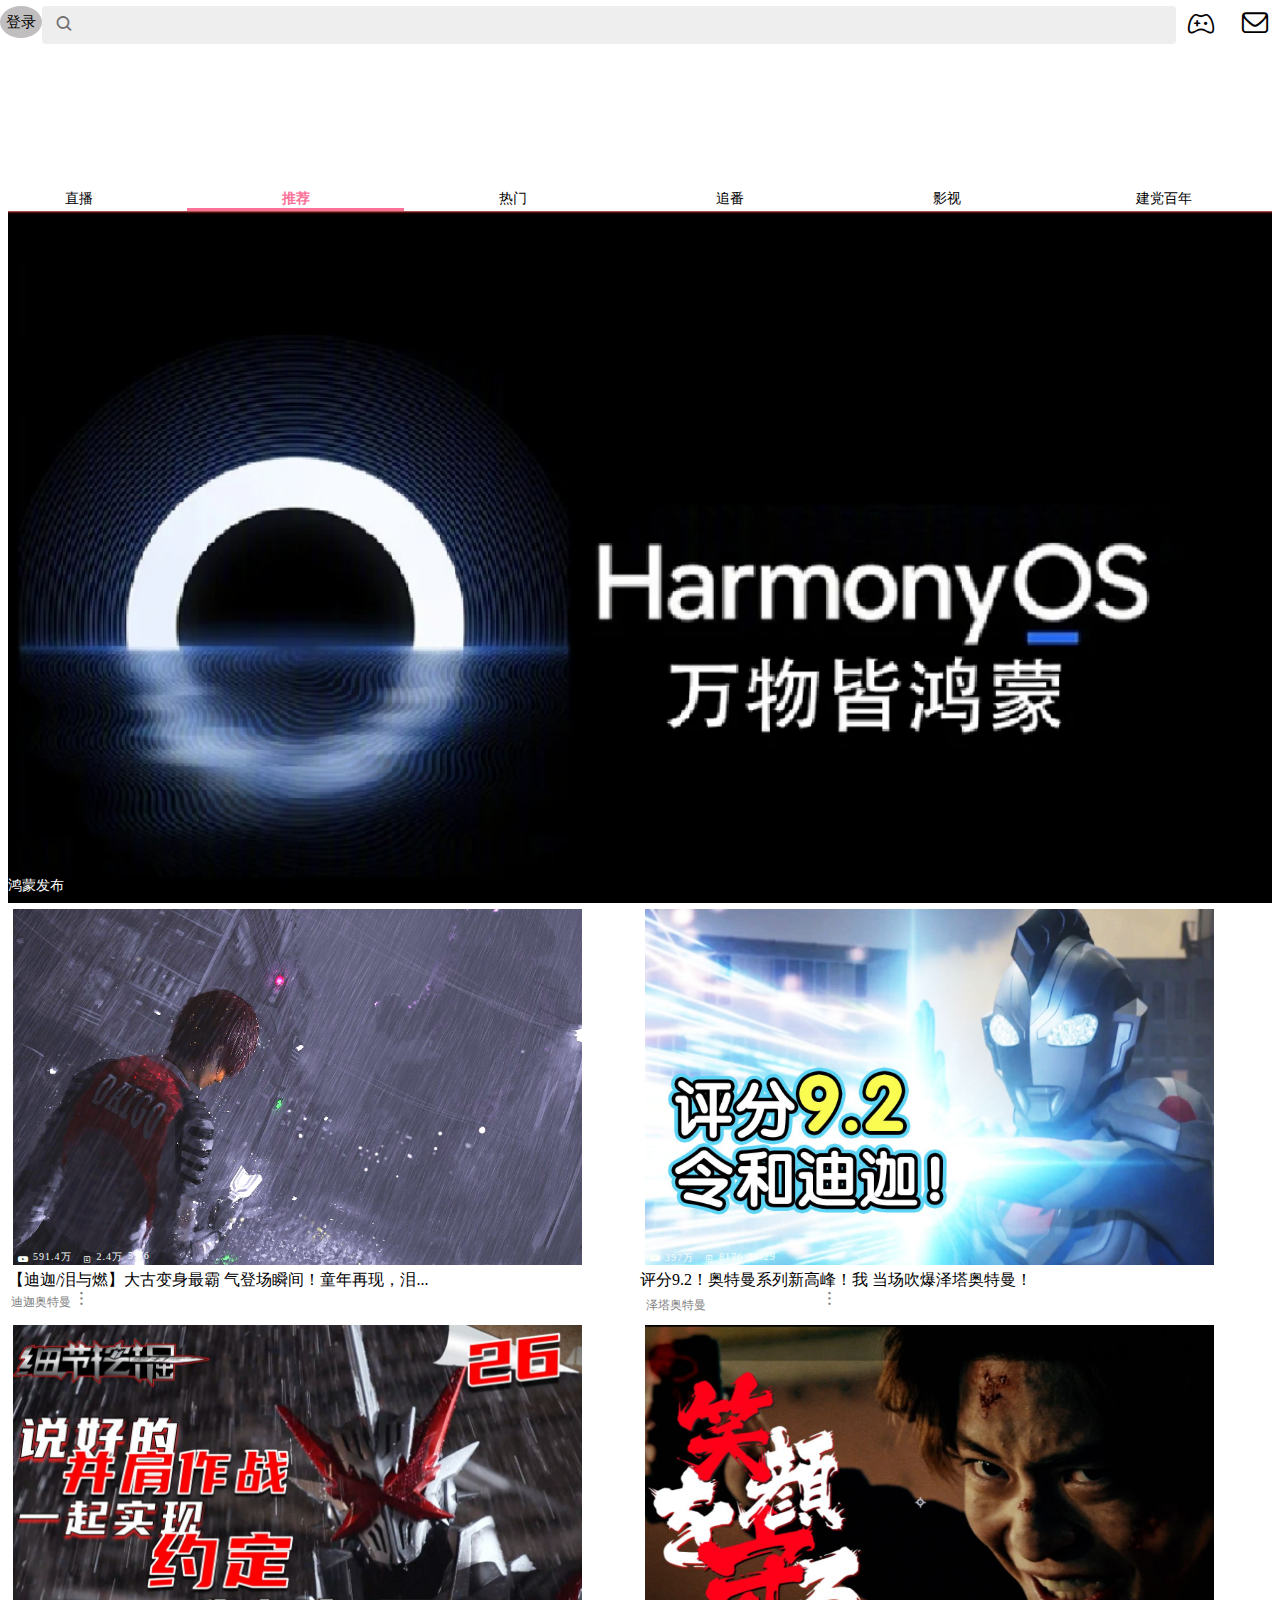
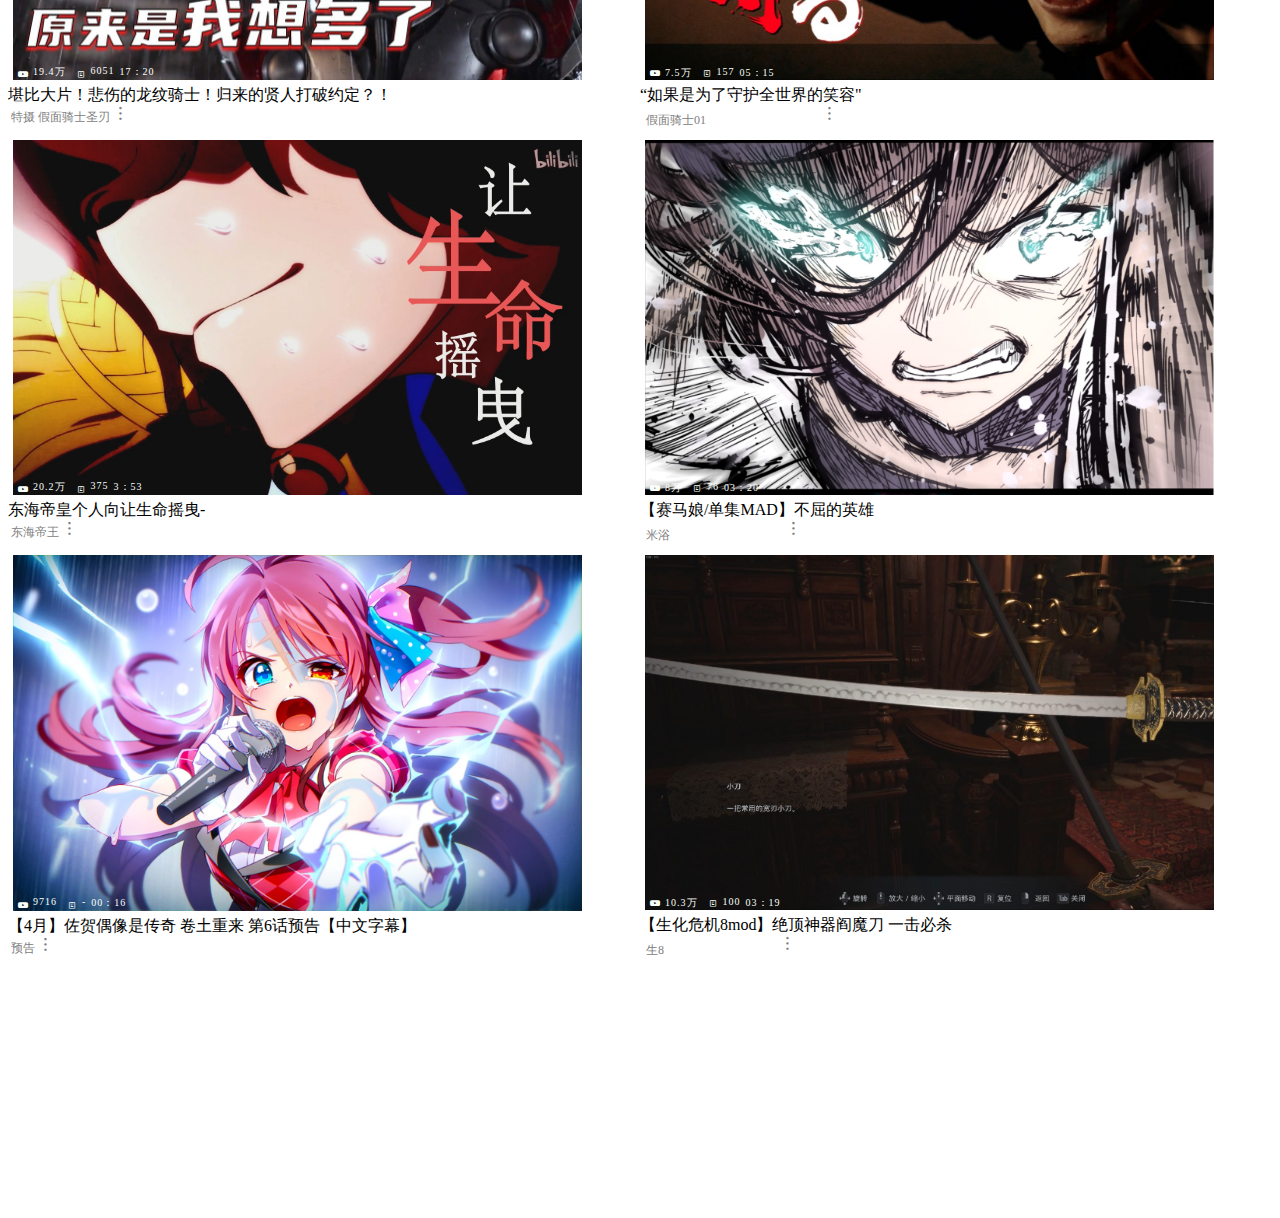
<file: index.html>
<!DOCTYPE html>
<html lang="en">

<head>
    <meta charset="UTF-8">
    <meta name="viewport"
        content="width=device-width, initial-scale=1.0, maximum-scale=1.0, user-scalable=0, shrink-to-fit=no, viewport-fit=cover">
    <title>20201260612-姜霆-哔哩哔哩</title>
    <link rel="stylesheet" href="./css/pulbic.css">
    <link rel="stylesheet" href="font1/iconfont.css">
    <link rel="stylesheet" href="./css/index.css">
    <link rel="stylesheet" href="./css/swiper-bundle.min.css">
</head>

<body>
    <div id="head">
        <div class="login">
            <p><a href="./login.html">登录</a></p>
        </div>
        <div class="sousuo">
            <a href="./sousuo.html"><span class="iconfont icon-sousuo"></span></a>
            <input type="text" placeholder="">
        </div>
        <div class="stext">
            <span class="iconfont icon-youxi"></span>
            <span class="iconfont icon-xinxi"></span>
        </div>
    </div>
    </div>
    <div id="daohang">
        <ul>
            <li>
                <a href="#">直播</a>
            </li>
            <li>
                <a href="#">
                    <h4>推荐</h4>
                </a>

            </li>
            <li>
                <a href="./hot.html">热门</a>
            </li>
            <li>
                <a href="#">追番</a>
            </li>
            <li>
                <a href="#">影视</a>
            </li>
            <li>
                <a href="#">建党百年</a>
            </li>
        </ul>
    </div>
    <div class="swiper-container" id="s2">
        <div class="swiper-wrapper">
            <div class="swiper-slide">
                <a href="#">
                <img src="./images/zhuye1.jpg">
                <p>鸿蒙发布</p>
            </a>
            </div>
            <div class="swiper-slide">
                <a href="#">
                    <img src="./images/zhuye2.jpg">
                    <p>距全平台公测还有4天</p>
                </a>
            </div>
            <div class="swiper-slide">
                <a href="#">
                    <img src="./images/zhuye3.jpg">
                    <p>高度还原投稿</p>
                </a>
            </div>
            </div>
    </div>
    <div class="waiwei">
        <div class="quanbu">
            <div class="baohan">
                <div class="tupian">
                    <a href="./play.html"><img src="./images/video1.jpg"></a>
                    <div class="neibu">
                        <span class="iconfont icon-bofang"></span>
                        <p>
                            591.4万
                        </p>
                        <span class="iconfont icon-danmu"></span>
                        <p>2.4万</p>
                        <p>5:36</p>
                    </div>
                </div>
                <div class="wenzi">
                    <p>【迪迦/泪与燃】大古变身最霸
                        气登场瞬间！童年再现，泪...</p>
                    <div class="tiga">
                        <p>迪迦奥特曼</p>
                        <div class="slh">
                            <span class="iconfont icon-more"></span>
                        </div>
                    </div>
                </div>
            </div>
            <div class="baohan">
                <div class="tupian2">
                    <a href="./play2.html"><img src="./images/video2.jpg"></a>
                    <div class="neibu2">
                        <span class="iconfont icon-bofang"></span>
                        <p>397万
                        </p>
                        <span class="iconfont icon-danmu"></span>
                        <p>8176</p>
                        <p>10:29</p>
                    </div>
                </div>
                <div class="wenzi2">
                    <p>评分9.2！奥特曼系列新高峰！我
                        当场吹爆泽塔奥特曼！</p>
                    <div class="zeta">
                        <p>泽塔奥特曼</p>
                        <div class="slh2">
                            <span class="iconfont icon-more"></span>
                        </div>
                    </div>
                </div>
            </div>
        </div>

        <div class="quanbu">
            <div class="baohan">
                <div class="tupian">
                    <a href="./play3.html"><img src="./images/video3.jpg"></a>
                    <div class="neibu">
                        <span class="iconfont icon-bofang"></span>
                        <p>
                            19.4万
                        </p>
                        <span class="iconfont icon-danmu"></span>
                        <p>6051</p>
                        <p>17：20</p>
                    </div>
                </div>
                <div class="wenzi">
                    <p>堪比大片！悲伤的龙纹骑士！归来的贤人打破约定？！</p>
                    <div class="tiga">
                        <p>特摄 假面骑士圣刃</p>
                        <div class="slh">
                            <span class="iconfont icon-more"></span>
                        </div>
                    </div>
                </div>
            </div>
            <div class="baohan">
                <div class="tupian2">
                    <a href=""><img src="./images/video4.jpg"></a>
                    <div class="neibu2">
                        <span class="iconfont icon-bofang"></span>
                        <p>7.5万
                        </p>
                        <span class="iconfont icon-danmu"></span>
                        <p>157</p>
                        <p>05：15</p>
                    </div>
                </div>
                <div class="wenzi2">
                    <p>“如果是为了守护全世界的笑容"</p>

                    <div class="zeta">
                        <p>假面骑士01</p>
                        <div class="slh2">
                            <span class="iconfont icon-more"></span>
                        </div>
                    </div>
                </div>
            </div>



        </div>
        <div class="quanbu">
            <div class="baohan">
                <div class="tupian">
                    <a href=""><img src="./images/video5.jpg"></a>
                    <div class="neibu">
                        <span class="iconfont icon-bofang"></span>
                        <p>
                            20.2万
                        </p>
                        <span class="iconfont icon-danmu"></span>
                        <p>375</p>
                        <p>3：53</p>
                    </div>
                </div>
                <div class="wenzi">
                    <p>东海帝皇个人向让生命摇曳-</p>
                    <div class="tiga">
                        <p>东海帝王</p>
                        <div class="slh">
                            <span class="iconfont icon-more"></span>
                        </div>
                    </div>
                </div>
            </div>
            <div class="baohan">
                <div class="tupian2">
                    <a href=""><img src="./images/video6.jpg"></a>
                    <div class="neibu2">
                        <span class="iconfont icon-bofang"></span>
                        <p>8万
                        </p>
                        <span class="iconfont icon-danmu"></span>
                        <p>76</p>
                        <p>03：20</p>
                    </div>
                </div>
                <div class="wenzi2">
                    <p>【赛马娘/单集MAD】不屈的英雄</p>
                    <div class="zeta">
                        <p>米浴</p>
                        <div class="slh2">
                            <span class="iconfont icon-more"></span>
                        </div>
                    </div>
                </div>
            </div>



        </div>
        <div class="quanbu">
            <div class="baohan">
                <div class="tupian">
                    <a href=""><img src="./images/video7.png"></a>
                    <div class="neibu">
                        <span class="iconfont icon-bofang"></span>
                        <p>
                            9716
                        </p>
                        <span class="iconfont icon-danmu"></span>
                        <p>-</p>
                        <p>00：16</p>
                    </div>
                </div>
                <div class="wenzi">
                    <p>【4月】佐贺偶像是传奇 卷土重来 第6话预告【中文字幕】</p>

                    <div class="tiga">
                        <p>预告</p>
                        <div class="slh">
                            <span class="iconfont icon-more"></span>
                        </div>
                    </div>
                </div>
            </div>
            <div class="baohan">
                <div class="tupian2">
                    <a href=""><img src="./images/video8.jpg"></a>
                    <div class="neibu2">
                        <span class="iconfont icon-bofang"></span>
                        <p>10.3万
                        </p>
                        <span class="iconfont icon-danmu"></span>
                        <p>100</p>
                        <p>03：19</p>
                    </div>
                </div>
                <div class="wenzi2">
                    <p>【生化危机8mod】绝顶神器阎魔刀 一击必杀</p>

                    <div class="zeta">
                        <p>生8</p>
                        <div class="slh2">
                            <span class="iconfont icon-more"></span>
                        </div>
                    </div>
                </div>
            </div>



        </div>
    </div>

    <nav id="bnav">
        <ul>

            <li>
                <span class="iconfont icon-index"></span>
                <a href="#">首页</a></li>

            <li>
                <span class="iconfont icon-pindao"></span>
                <a href="#">频道</a></li>

            <li>
                <span class="iconfont icon-dongtai"></span>
                <a href="#">动态</a></li>

            <li>
                <span class="iconfont icon-huiyuangou1"></span>
                <a href="#">会员购</a></li>

            <li>
                <span class="iconfont icon-wodebl"></span>
                <a href="#">我的</a></li>
        </ul>
    </nav>
    <script src="./js/swiper-bundle.min.js"></script>
    <script>
        var swiper = new Swiper('#s2', {
            slidesPerView: 1,
            spaceBetween: 8,
            autoplay: {
                delay: 1500,
                disableOnInteraction: false,
            },
        });
    </script>
</body>

</html>
</file>
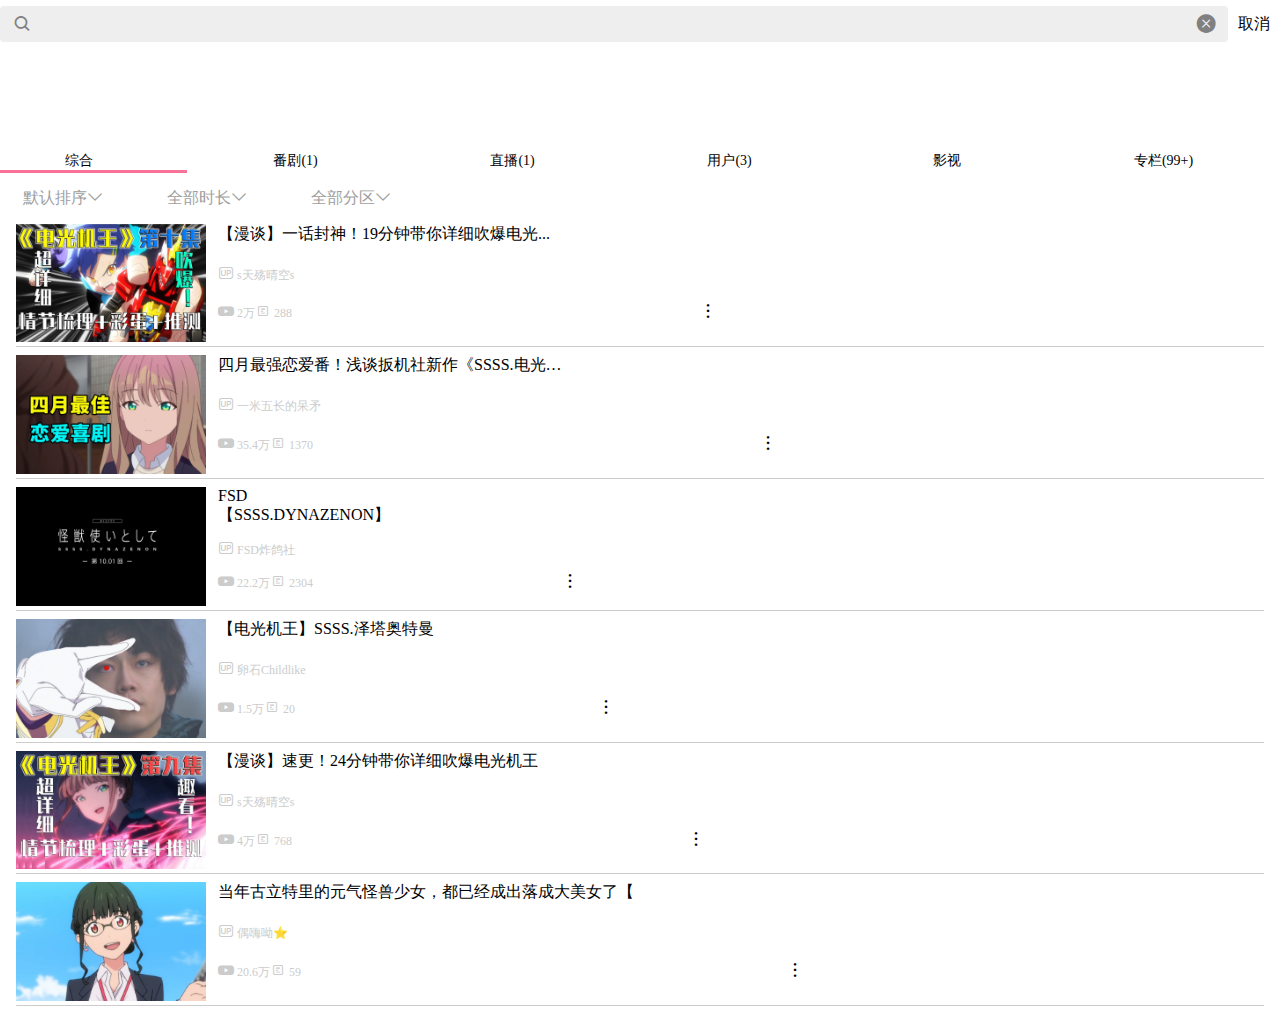
<file: dynazenon.html>
<!DOCTYPE html>

<html lang="en">
<head>
    <meta charset="UTF-8">
    <meta http-equiv="X-UA-Compatible" content="IE=edge">
    <meta name="viewport"
    content="width=device-width, initial-scale=1.0, maximum-scale=1.0, user-scalable=0, shrink-to-fit=no, viewport-fit=cover">
    <title>dynazenon</title>
    <link rel="stylesheet" href="./css/dynazenon.css">
    <link rel="stylesheet" href="./font1/iconfont.css">
    <link rel="stylesheet" href="./css/pulbic.css">
</head>
<body>
    <div id="head">
        <div class="sousuo">
            <span class="iconfont icon-sousuo"></span>
            <input type="text" placeholder=""><span class="iconfont icon-shanchu"></span>
        </div>
        <div class="stext"><a href="./index.html">取消</a></div>
    </div>
    <div id="daohang">
        <ul>
            <li>
                <a href="#">综合</a>
            </li>
            <li>
                <a href="#">番剧(1)</a>

            </li>
            <li>
                <a href="#">直播(1)</a>
            </li>
            <li>
                <a href="#">用户(3)</a>
            </li>
            <li>
                <a href="#">影视</a>
            </li>
            <li>
                <a href="#">专栏(99+)</a>
            </li>
        </ul>
    </div>
    <div class="daohangxia">
    <a href="#">默认排序<span class="iconfont icon-arrow-down"></span></a>
    <a href="#">全部时长<span class="iconfont icon-arrow-down"></span></a>
    <a href="#">全部分区<span class="iconfont icon-arrow-down"></span></a>
    </div>
    <ul class="zlist">
        <li>
           <a href="#">
               <img src="./images/dynazenon1.jpg">
           </a>
           <div class="ztext">
            【漫谈】一话封神！19分钟带你详细吹爆电光...
                <span class="author">
               <span class="iconfont icon-UPzhu"></span>
                s天殇晴空s</span>
                <span class="author1">
               <span class="iconfont icon-bofang"></span>
               2万
               </span>
               <span class="author1">
               <span class="iconfont icon-danmu"></span>
               288
               </span>
               <span class="author2">
               <span class="iconfont icon-more"></span>
              </span>
           </div>
       </li>
       <li>
        <a href="#">
            <img src="./images/dynazenon2.jpg">
        </a>
        <div class="ztext">
            四月最强恋爱番！浅谈扳机社新作《SSSS.电光…
           <span class="author">
          <span class="iconfont icon-UPzhu"></span>
          一米五长的呆矛</span>
           <span class="author1">
          <span class="iconfont icon-bofang"></span>
          35.4万
          </span>
          <span class="author1">
          <span class="iconfont icon-danmu"></span>
          1370
          </span>
          <span class="author2">
          <span class="iconfont icon-more"></span>
         </span>
      </div>
    </li>
    <li>
      <a href="#">
          <img src="./images/dynazenon3.jpg">
      </a>
      <div class="ztext">
          FSD
          <br>
        【SSSS.DYNAZENON】
         <span class="author">
        <span class="iconfont icon-UPzhu"></span>
         FSD炸鸽社</span>
         <span class="author1">
        <span class="iconfont icon-bofang"></span>
        22.2万
        </span>
        <span class="author1">
        <span class="iconfont icon-danmu"></span>
        2304
        </span>
        <span class="author2">
        <span class="iconfont icon-more"></span>
       </span>
    </div>
  </li>
  <li>
    <a href="#">
        <img src="./images/dynazenon4.jpg">
    </a>
    <div class="ztext">
        【电光机王】SSSS.泽塔奥特曼
       <span class="author">
      <span class="iconfont icon-UPzhu"></span>
       卵石Childlike</span>
       <span class="author1">
      <span class="iconfont icon-bofang"></span>
      1.5万
      </span>
      <span class="author1">
      <span class="iconfont icon-danmu"></span>
      20
      </span>
      <span class="author2">
      <span class="iconfont icon-more"></span>
     </span>
  </div>
  </li>
  <li>
    <a href="#">
        <img src="./images/dynazenon5.jpg">
    </a>
    <div class="ztext">
        【漫谈】速更！24分钟带你详细吹爆电光机王
       <span class="author">
      <span class="iconfont icon-UPzhu"></span>
      s天殇晴空s</span>
       <span class="author1">
      <span class="iconfont icon-bofang"></span>
      4万
      </span>
      <span class="author1">
      <span class="iconfont icon-danmu"></span>
      768
      </span>
      <span class="author2">
      <span class="iconfont icon-more"></span>
     </span>
  </div>
  </li>
  <li>
    <a href="#">
        <img src="./images/dynazenon6.jpg">
    </a>
    <div class="ztext">
        当年古立特里的元气怪兽少女，都已经成出落成大美女了【
       <span class="author">
      <span class="iconfont icon-UPzhu"></span>
       偶嗨呦⭐</span>
       <span class="author1">
      <span class="iconfont icon-bofang"></span>
      20.6万
      </span>
      <span class="author1">
      <span class="iconfont icon-danmu"></span>
      59
      </span>
      <span class="author2">
      <span class="iconfont icon-more"></span>
     </span>
  </div>
  </li>
       </ul>
</body>
</html>
</file>
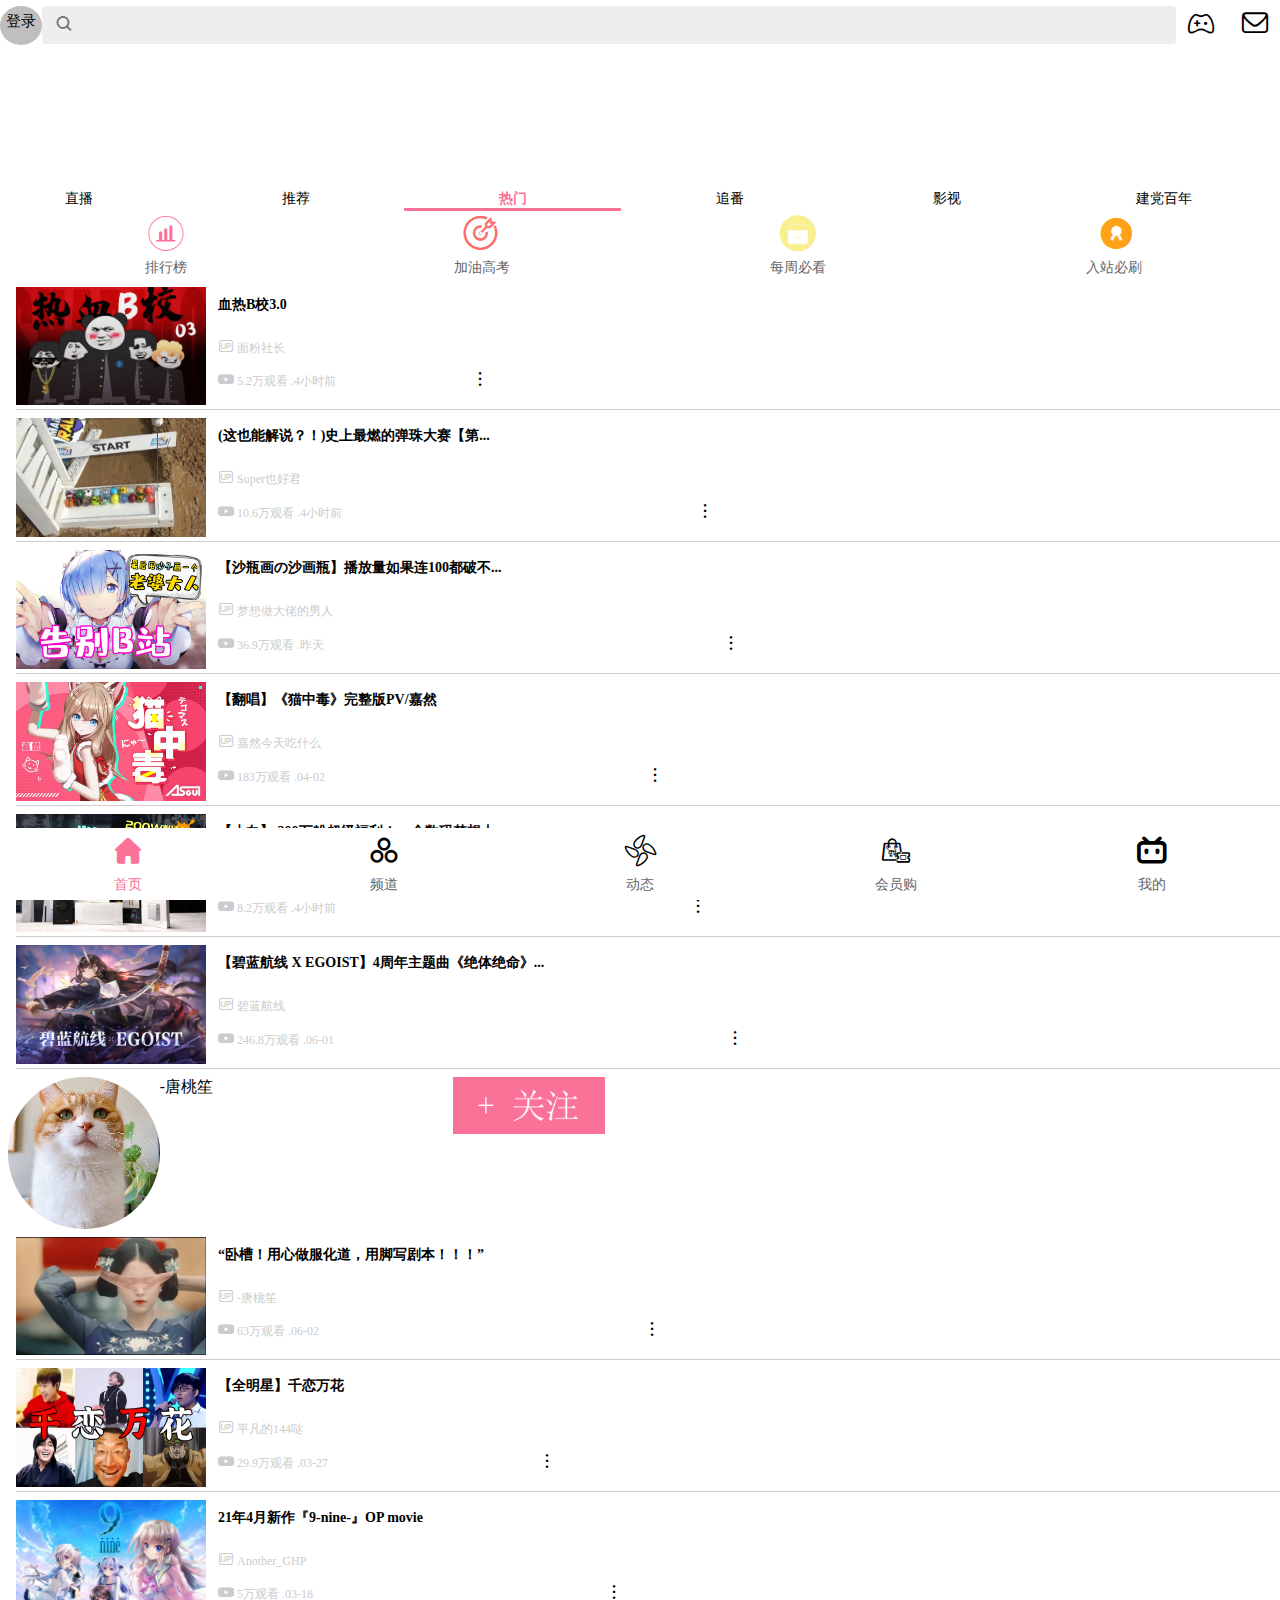
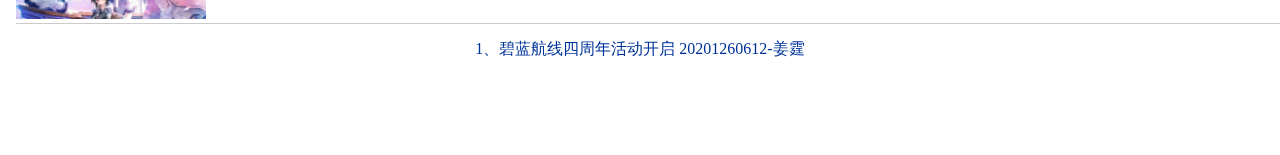
<file: hot.html>
<!DOCTYPE html>
    <html lang="en">
    <head>
        <meta charset="UTF-8">
        <meta name="viewport"
            content="width=device-width, initial-scale=1.0, maximum-scale=1.0, user-scalable=0, shrink-to-fit=no, viewport-fit=cover">
        <title>20201260612-姜霆-哔哩哔哩</title>
        <link rel="stylesheet" href="./css/pulbic.css">
        <link rel="stylesheet" href="font1/iconfont.css">
        <link rel="stylesheet" href="./css/hot.css">
        <link rel="stylesheet" href="./css/swiper-bundle.min.css">
    </head>

    <body>
        <div id="head">
            <div class="login">
                <p><a href="./login.html">登录</a></p>
            </div>
            <div class="sousuo">
                <a href="./sousuo.html"><span class="iconfont icon-sousuo"></span></a>
                <input type="text" placeholder="">
            </div>
            <div class="stext">
                <span class="iconfont icon-youxi"></span>
                <span class="iconfont icon-xinxi"></span>
            </div>
        </div>
        <div id="daohang">
            <ul>
                <li>
                    <a href="#">直播</a>
                </li>
                <li>
                    <a href="./index.html">推荐</a>
                </li>
                <li>
                    <a href="#">
                        <h4>热门</h4>
                    </a>
                </li>
                <li>
                    <a href="#">追番</a>
                </li>
                <li>
                    <a href="#">影视</a>
                </li>
                <li>
                    <a href="#">建党百年</a>
                </li>
            </ul>
        </div>
        <div class="tubiao">
            <ul>

                <li>
                    <span class="iconfont icon-paihangbang1"></span>
                    <a href="#">排行榜</a></li>

                <li>
                    <span class="iconfont icon-gaokaochongci"></span>
                    <a href="#">加油高考</a></li>

                <li>
                    <span class="iconfont icon-meizhoujihua"></span>
                    <a href="#">每周必看</a></li>

                <li>
                    <span class="iconfont icon-jiangzhang1"></span>
                    <a href="#">入站必刷</a></li>
            </ul>
        </div>
        <ul class="zlist">
            <li>
                <a href="#">
                    <img src="./images/hot1.jpg">
                </a>
                <div class="ztext">
                    <h3>血热B校3.0</h3>
                    <span class="author">
                        <span class="iconfont icon-UPzhu"></span>
                        面粉社长</span>
                    <span class="author1">
                        <span class="iconfont icon-bofang"></span>
                        5.2万观看 .4小时前
                    </span>
                    <span class="author2">
                        <span class="iconfont icon-more"></span>
                    </span>
                </div>
            </li>
            <li>
                <a href="#">
                    <img src="./images/hot2.jpg">
                </a>
                <div class="ztext">
                    <h3>(这也能解说？！)史上最燃的弹珠大赛【第...</h3>
                    <span class="author">
                        <span class="iconfont icon-UPzhu"></span>
                        Super也好君</span>
                    <span class="author1">
                        <span class="iconfont icon-bofang"></span>
                        10.6万观看 .4小时前
                    </span>
                    <span class="author2">
                        <span class="iconfont icon-more"></span>
                    </span>
                </div>
            </li>
            <li>
                <a href="#">
                    <img src="./images/hot3.jpg">
                </a>
                <div class="ztext">
                    <h3>【沙瓶画の沙画瓶】播放量如果连100都破不...</h3>
                    <span class="author">
                        <span class="iconfont icon-UPzhu"></span>
                        梦想做大佬的男人</span>
                    <span class="author1">
                        <span class="iconfont icon-bofang"></span>
                        36.9万观看 .昨天
                    </span>
                    <span class="author2">
                        <span class="iconfont icon-more"></span>
                    </span>
                </div>
            </li>
            <li>
                <a href="#">
                    <img src="./images/hot4.jpg">
                </a>
                <div class="ztext">
                    <h3>【翻唱】《猫中毒》完整版PV/嘉然</h3>
                    <span class="author">
                        <span class="iconfont icon-UPzhu"></span>
                        嘉然今天吃什么</span>
                    <span class="author1">
                        <span class="iconfont icon-bofang"></span>
                        183万观看 .04-02
                    </span>
                    <span class="author2">
                        <span class="iconfont icon-more"></span>
                    </span>
                </div>
            </li>
            <li>
                <a href="#">
                    <img src="./images/hot5.jpg">
                </a>
                <div class="ztext">
                    <h3>【小白】 200万粉超级福利！一个数码梦想大...</h3>
                    <span class="author">
                        <span class="iconfont icon-UPzhu"></span>
                        小白评测</span>
                    <span class="author1">
                        <span class="iconfont icon-bofang"></span>
                        8.2万观看 .4小时前
                    </span>
                    <span class="author2">
                        <span class="iconfont icon-more"></span>
                    </span>
                </div>
            </li>
            <li>
                <a href="#">
                    <img src="./images/hot6.jpg">
                </a>
                <div class="ztext">
                    <h3>【碧蓝航线 X EGOIST】4周年主题曲《绝体绝命》...</h3>
                    <span class="author">
                        <span class="iconfont icon-UPzhu"></span>
                        碧蓝航线</span>
                    <span class="author1">
                        <span class="iconfont icon-bofang"></span>
                        246.8万观看 .06-01
                    </span>
                    <span class="author2">
                        <span class="iconfont icon-more"></span>
                    </span>
                </div>
            </li>
        </ul>
        <div class="upzhu">
            <img src="./images/hot7.jpg">
            <p>-唐桃笙</p>
            <img src="./images/video15.jpg">
          </div>
        <ul class="zlist">
            <li>
                <a href="#">
                    <img src="./images/hot8.jpg">
                </a>
                <div class="ztext">
                    <h3>“卧槽！用心做服化道，用脚写剧本！！！”</h3>
                    <span class="author">
                        <span class="iconfont icon-UPzhu"></span>
                        -唐桃笙</span>
                    <span class="author1">
                        <span class="iconfont icon-bofang"></span>
                        63万观看 .06-02
                    </span>
                    <span class="author2">
                        <span class="iconfont icon-more"></span>
                    </span>
                </div>
            </li>
            <li>
                <a href="#">
                    <img src="./images/hot9.jpg">
                </a>
                <div class="ztext">
                    <h3>【全明星】千恋万花</h3>
                    <span class="author">
                        <span class="iconfont icon-UPzhu"></span>
                        平凡的144哒</span>
                    <span class="author1">
                        <span class="iconfont icon-bofang"></span>
                        29.9万观看 .03-27
                    </span>
                    <span class="author2">
                        <span class="iconfont icon-more"></span>
                    </span>
                </div>
            </li>
            <li>
                <a href="#">
                    <img src="./images/hot10.jpg">
                </a>
                <div class="ztext">
                    <h3>21年4月新作『9-nine-』OP movie</h3>
                    <span class="author">
                        <span class="iconfont icon-UPzhu"></span>
                        Another_GHP</span>
                    <span class="author1">
                        <span class="iconfont icon-bofang"></span>
                        5万观看 .03-18
                    </span>
                    <span class="author2">
                        <span class="iconfont icon-more"></span>
                    </span>
                </div>
            </li>
        </ul>
        <div class="swiper-container" id="s3">
            <div class="swiper-wrapper">
              <div class="swiper-slide">
                1、碧蓝航线四周年活动开启  20201260612-姜霆
              </div>
              <div class="swiper-slide">
                2、B站大会员特价9元一个月。
            </div>
            <div class="swiper-slide">
                3、B站装扮特价促销中。
            </div>
            <div class="swiper-slide">
                4、万元奖金等你来拿，分享你的高考故事。
            </div>
            <div class="swiper-slide">
                5、万众期待的鸿蒙来了！
            </div>
             </div>
          </div>
        <nav id="bnav">
            <ul>

                <li>
                    <span class="iconfont icon-index"></span>
                    <a href="#">首页</a></li>

                <li>
                    <span class="iconfont icon-pindao"></span>
                    <a href="#">频道</a></li>

                <li>
                    <span class="iconfont icon-dongtai"></span>
                    <a href="#">动态</a></li>

                <li>
                    <span class="iconfont icon-huiyuangou1"></span>
                    <a href="#">会员购</a></li>

                <li>
                    <span class="iconfont icon-wodebl"></span>
                    <a href="#">我的</a></li>
            </ul>
        </nav>
        <script src="./js/swiper-bundle.min.js"></script>
    <script>
        var swiper = new Swiper('#s3', {
          direction: 'vertical',
          autoplay: {
          delay: 1500,
          disableOnInteraction: true,
      },
        });
      </script>
    </body>

    </html>
</file>
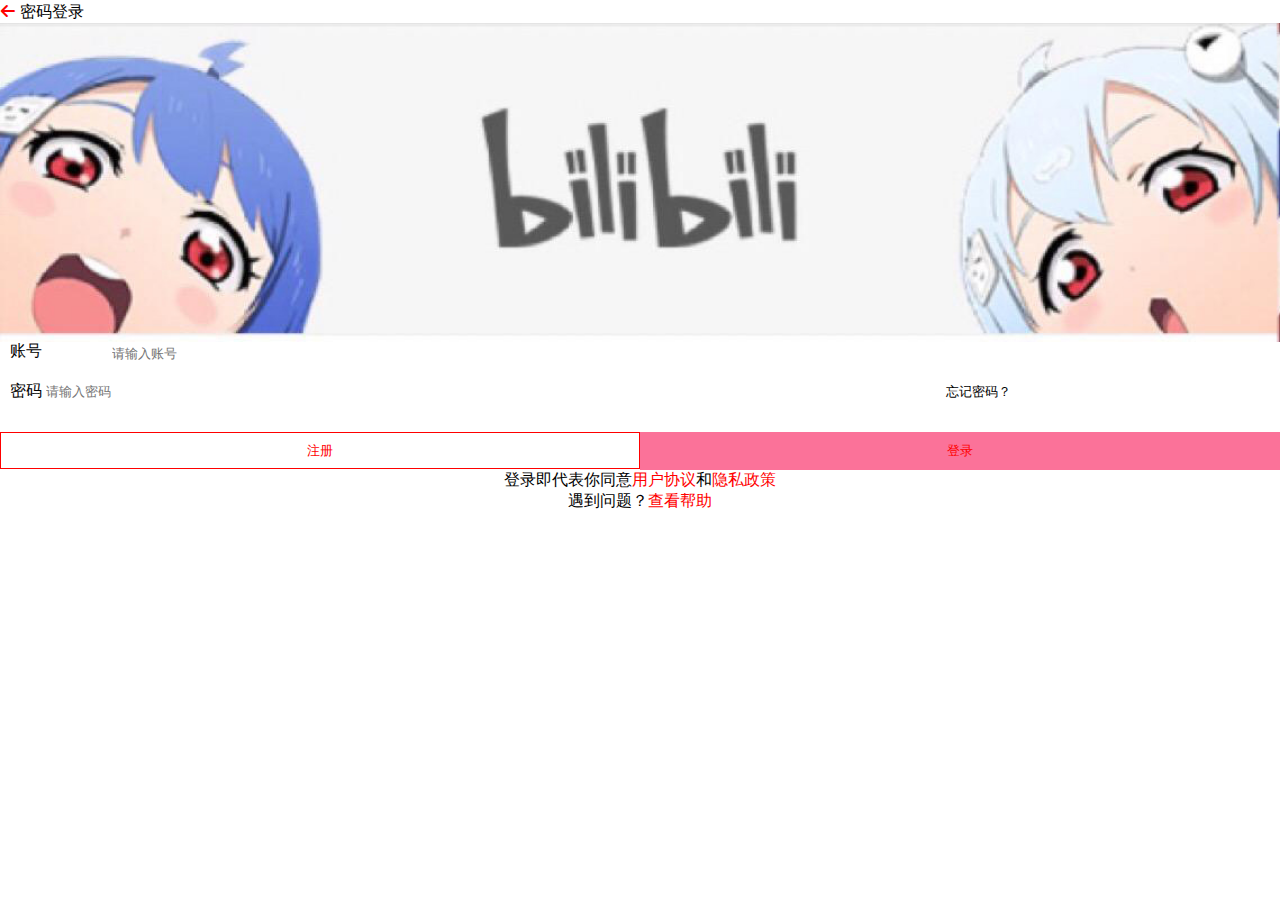
<file: login.html>
<!DOCTYPE html>
<html lang="en">

<head>
    <meta charset="UTF-8">
    <meta http-equiv="X-UA-Compatible" content="IE=edge">
    <meta name="viewport"
        content="width=device-width, initial-scale=1.0, maximum-scale=1.0, user-scalable=0, shrink-to-fit=no, viewport-fit=cover">
    <link rel="stylesheet" href="./css/login.css">
    <link rel="stylesheet" href="font1/iconfont.css">
    <title>Document</title>
</head>

<body>
    <div class="quanju">
        <div class="mima">
            <a href="./index.html"><span class="iconfont icon-zuojiantou"></span></a>
            密码登录
        </div>
        
        <img src="./images/video16.jpg">

       
        <div id="input">
            <div class="input-div">
                <span>账号</span>
                <input type="number" name="" id="number-input" value="" placeholder="请输入账号" required id="user" />
            </div>
            <div class="input-div1">
                <span>密码</span>
                <input type="password" name="" id="password-input" value="" placeholder="请输入密码" required id="pwd" />
                <button type="button" id="password-btn">忘记密码？</button>
            </div>
        </div>
        <div class="dengluzhuce">
            <button class="zhuce"><a href="#">注册</a></button>
            <button class="denglu"><a href="./index.html">登录</a></button>
            <div class="wenzi">
                <p>登录即代表你同意<a href="">用户协议</a>和<a href="">隐私政策</a></p>
                <p>遇到问题？<a href="">查看帮助</a>
            </div>

        </div>
    </div>
    <script>
        var id=document.getElementById("number-input")
        var pwd=document.getElementById("password-input")
        var img =document.querySelector("img");
        id.onclick=function(){
            img.src="./images/video16.jpg"
        }
        pwd.onclick=function(){
            img.src="./images/video17.jpg"
        }
    </script>
</body>

</html>
</file>
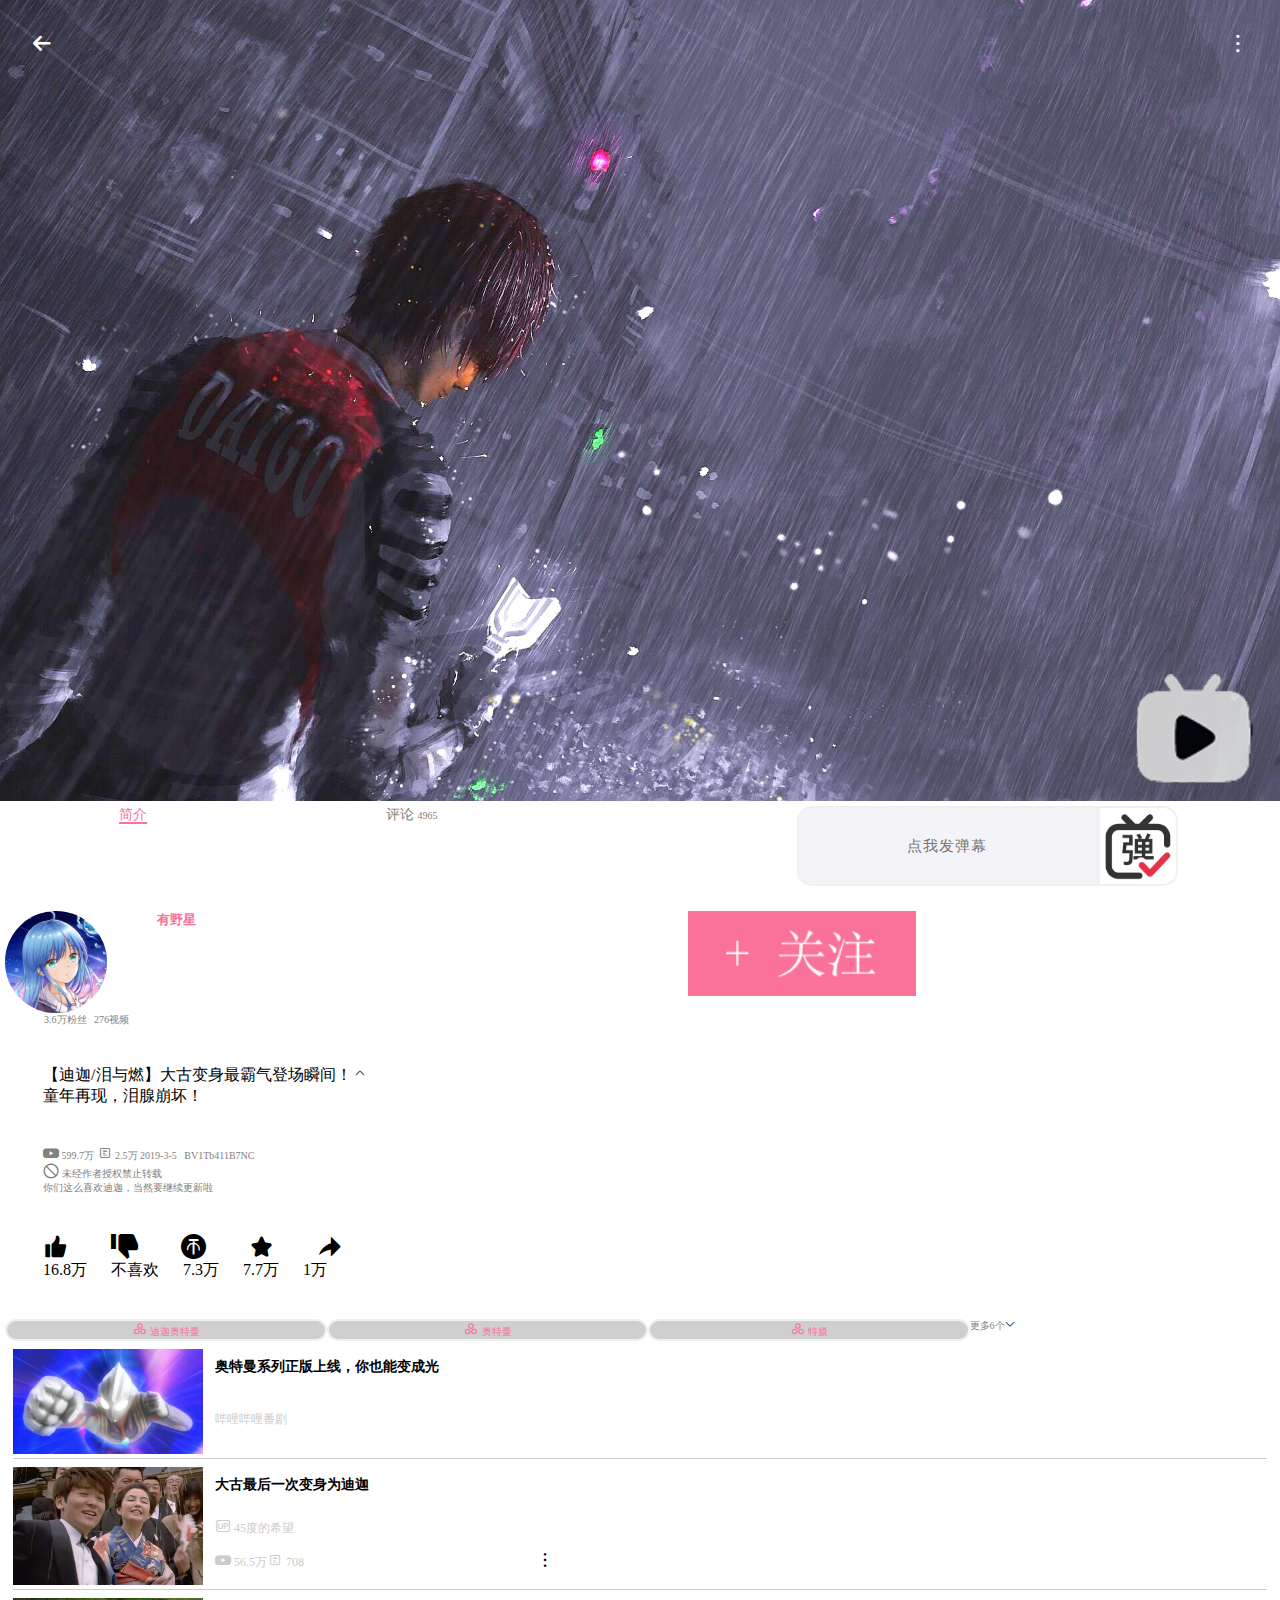
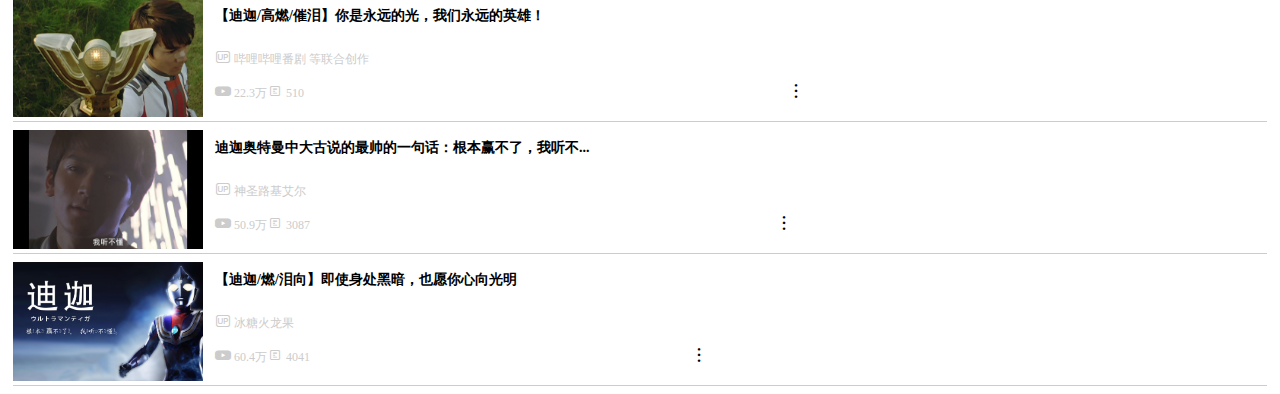
<file: play.html>
<!DOCTYPE html>
<html lang="en">

<head>
  <meta charset="UTF-8">
  <meta http-equiv="X-UA-Compatible" content="IE=edge">
  <meta name="viewport"
    content="width=device-width, initial-scale=1.0, maximum-scale=1.0, user-scalable=0, shrink-to-fit=no, viewport-fit=cover">
  <title>播放界面</title>
  <link rel="stylesheet" href="./css/play.css">
  <link rel="stylesheet" href="./font1/iconfont.css">
  <link rel="stylesheet" href="./css/pulbic.css">
</head>

<body>
  <div class="quanbu">
    <div class="bofang">
      <div class="nav">
        <div class="nav1">
          <a href="./index.html"><span class="iconfont icon-zuojiantou"></span></a>
        </div>
        <div class="nav2">
          <span class="iconfont icon-more"></span>
        </div>
      </div>

      <div class="jiemian">
        <img src="./images/video111.jpg">
      </div>
    </div>
<div class="baohan">
<div class="qita">
      <div class="jp">
        <ul>
          <li>
            <a href="#">简介</a>
          </li>
          <li>
            <a href="#">评论</a>
            <a href="#">4965</a>
          </li>
          <li>
            <input type="text" placeholder="点我发弹幕">
            <input type="image" src="./images/danmu.png" name="danmu">
          </li>
        </ul>
      </div>
     </div>
    <div class="upzhu">
      <img src="./images/video9.jpg">
      <div class="upzhu1">
      <h5>有野星</h5>
      <p>3.6万粉丝 &nbsp 276视频</p>
      <img src="./images/video15.jpg">
      </div>
     </div>
    <div class="zhengwen">
      <div class="wenzi">
      <p>【迪迦/泪与燃】大古变身最霸气登场瞬间！</p>
       <p>童年再现，泪腺崩坏！</p>
      </div>
       <span class="iconfont icon-up2"></span>
    </div>
    <div class="xiaozi">
      <span class="iconfont icon-bofang"></span>
      599.7万
      <span class="iconfont icon-danmu"></span>
      2.5万
      2019-3-5 &nbsp BV1Tb411B7NC 
      <p></p>
      <span class="iconfont icon-forbid"></span>
      未经作者授权禁止转载
      <p></p>
      你们这么喜欢迪迦，当然要继续更新啦
    </div>
    <div class="sanlian">
      <span class="iconfont icon-dianzan"></span>
      <span class="iconfont icon-diancai"></span>
      <span class="iconfont icon-toubi"></span>
      <span class="iconfont icon-shoucangxuanzhong"></span>
      <span class="iconfont icon-forward1"></span>
      <p>
         16.8万
      不喜欢
      7.3万
      7.7万
      1万
      </p>
    </div>
    <div class="gengduo">
      <div class="dijia">
        <span class="iconfont icon-pindao"></span>
      迪迦奥特曼
      </div>
      <div class="dijia">
        <span class="iconfont icon-pindao"></span>
      奥特曼
      </div>
      <div class="dijia">
         <span class="iconfont icon-pindao"></span>
      特摄
      </div>
     <div class="gengduo1">
       <p>更多6个</p>
      <span class="iconfont icon-arrow-down"></span>
     </div>
    </div>
    <ul class="zlist">
      <li>
          <a href="#">
              <img src="./images/video10.jpeg">
          </a>
          <div class="ztext">
              <h3>奥特曼系列正版上线，你也能变成光</h3>
              <span class="author">哔哩哔哩番剧</span>
          </div>
      </li>
      <li>
         <a href="#">
             <img src="./images/video11.jpg">
         </a>
         <div class="ztext">
             <h3>大古最后一次变身为迪迦</h3>
              <span class="author">
             <span class="iconfont icon-UPzhu"></span>
              45度的希望</span>
              <span class="author1">
             <span class="iconfont icon-bofang"></span>
             56.5万
             </span>
             <span class="author1">
             <span class="iconfont icon-danmu"></span>
             708
             </span>
             <span class="author2">
             <span class="iconfont icon-more"></span>
            </span>
         </div>
     </li>
     <li>
      <a href="#">
          <img src="./images/video12.jpg">
      </a>
      <div class="ztext">
        <h3>【迪迦/高燃/催泪】你是永远的光，我们永远的英雄！</h3>
         <span class="author">
        <span class="iconfont icon-UPzhu"></span>
        哔哩哔哩番剧&nbsp等联合创作</span>
         <span class="author1">
        <span class="iconfont icon-bofang"></span>
        22.3万
        </span>
        <span class="author1">
        <span class="iconfont icon-danmu"></span>
        510
        </span>
        <span class="author2">
        <span class="iconfont icon-more"></span>
       </span>
    </div>
  </li>
  <li>
    <a href="#">
        <img src="./images/video13.jpg">
    </a>
    <div class="ztext">
      <h3>迪迦奥特曼中大古说的最帅的一句话：根本赢不了，我听不...</h3>
       <span class="author">
      <span class="iconfont icon-UPzhu"></span>
       神圣路基艾尔</span>
       <span class="author1">
      <span class="iconfont icon-bofang"></span>
      50.9万
      </span>
      <span class="author1">
      <span class="iconfont icon-danmu"></span>
      3087
      </span>
      <span class="author2">
      <span class="iconfont icon-more"></span>
     </span>
  </div>
</li>
<li>
  <a href="#">
      <img src="./images/video14.jpg">
  </a>
  <div class="ztext">
    <h3>【迪迦/燃/泪向】即使身处黑暗，也愿你心向光明</h3>
     <span class="author">
    <span class="iconfont icon-UPzhu"></span>
     冰糖火龙果</span>
     <span class="author1">
    <span class="iconfont icon-bofang"></span>
    60.4万
    </span>
    <span class="author1">
    <span class="iconfont icon-danmu"></span>
    4041
    </span>
    <span class="author2">
    <span class="iconfont icon-more"></span>
   </span>
</div>
</li>
     </ul>
</div>
    
  </div>
</body>

</html>
</file>
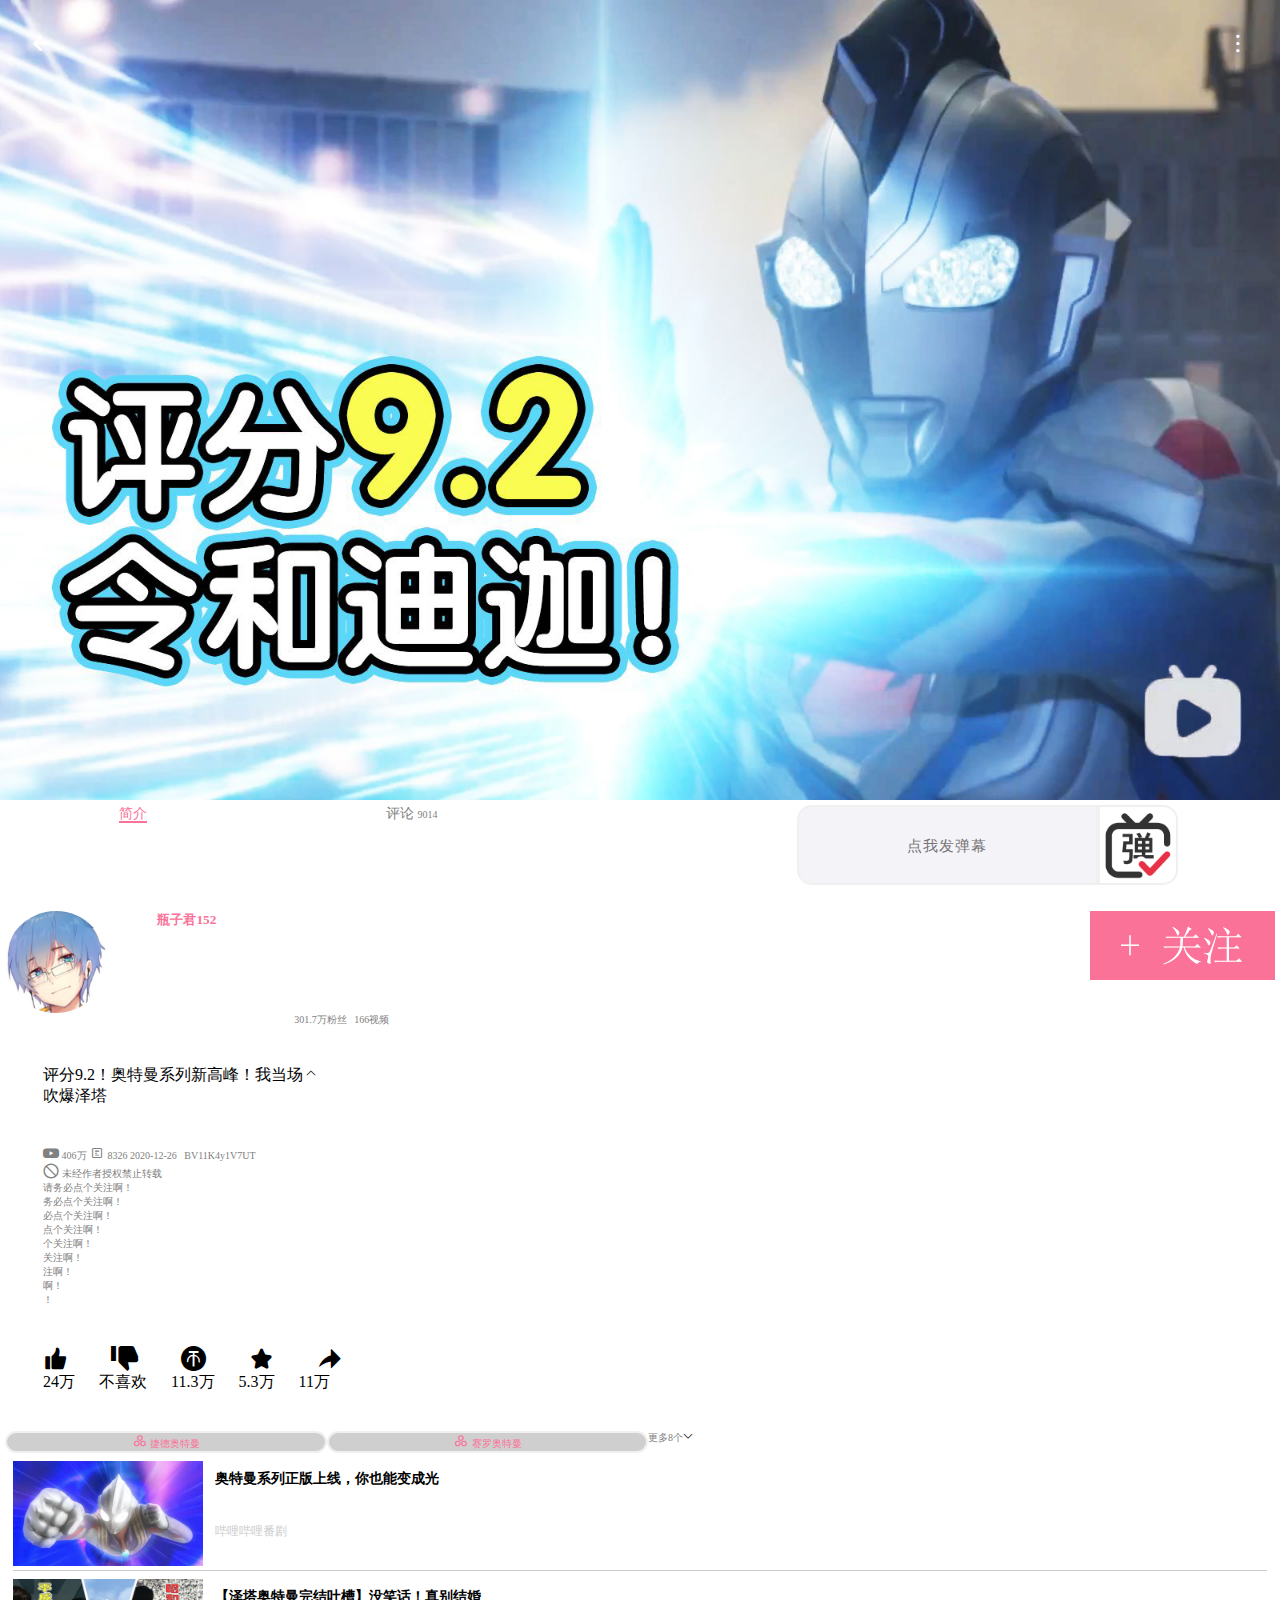
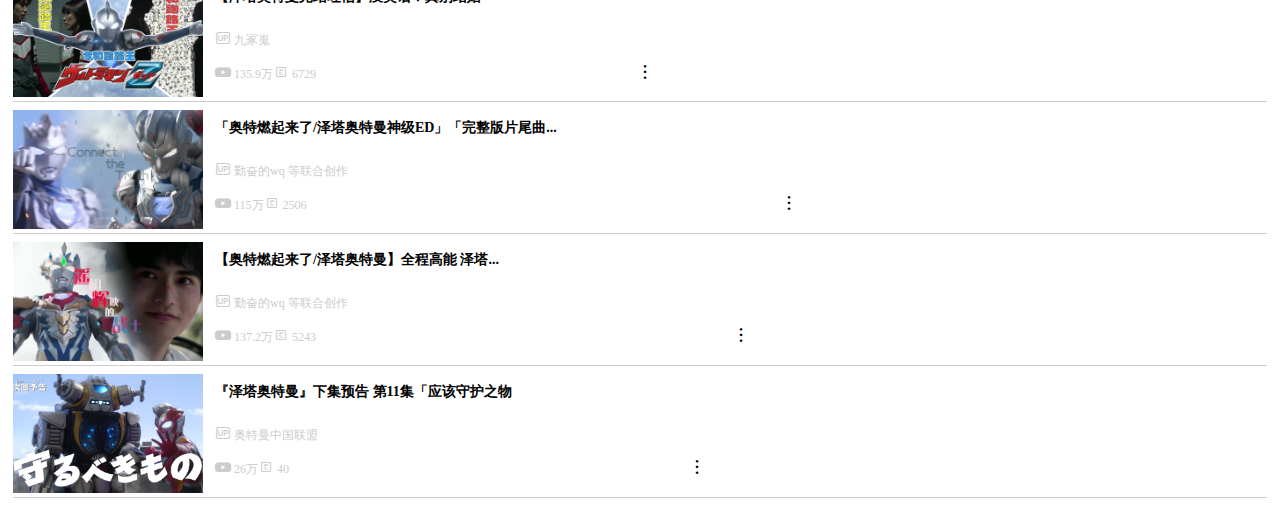
<file: play2.html>
<!DOCTYPE html>
<html lang="en">

<head>
  <meta charset="UTF-8">
  <meta http-equiv="X-UA-Compatible" content="IE=edge">
  <meta name="viewport"
    content="width=device-width, initial-scale=1.0, maximum-scale=1.0, user-scalable=0, shrink-to-fit=no, viewport-fit=cover">
  <title>播放界面</title>
  <link rel="stylesheet" href="./css/play.css">
  <link rel="stylesheet" href="./font1/iconfont.css">
  <link rel="stylesheet" href="./css/pulbic.css">
  <link rel="stylesheet" href="./css/play2.css">
  
</head>

<body>
  <div class="quanbu">
    <div class="bofang">
      <div class="nav">
        <div class="nav1">
          <a href="./index.html"><span class="iconfont icon-zuojiantou"></span></a>
        </div>
        <div class="nav2">
          <span class="iconfont icon-more"></span>
        </div>
      </div>

      <div class="jiemian">
        <img src="./images/video222.jpg">
      </div>
    </div>
<div class="baohan">
<div class="qita">
      <div class="jp">
        <ul>
          <li>
            <a href="#">简介</a>
          </li>
          <li>
            <a href="#">评论</a>
            <a href="#">9014</a>
          </li>
          <li>
            <input type="text" placeholder="点我发弹幕">
            <input type="image" src="./images/danmu.png" name="danmu">
          </li>
        </ul>
      </div>
     </div>
    <div class="upzhu">
      <img src="./images/video18.jpg">
      <div class="upzhu1">
      <h5>瓶子君152</h5>
      <p>301.7万粉丝 &nbsp 166视频</p>
      <img src="./images/video15.jpg">
      </div>
     </div>
    <div class="zhengwen">
      <div class="wenzi">
      <p>评分9.2！奥特曼系列新高峰！我当场</p>
       <p>吹爆泽塔</p>
      </div>
       <span class="iconfont icon-up2"></span>
    </div>
    <div class="xiaozi">
      <span class="iconfont icon-bofang"></span>
      406万
      <span class="iconfont icon-danmu"></span>
      8326
      2020-12-26 &nbsp BV11K4y1V7UT 
      <p></p>
      <span class="iconfont icon-forbid"></span>
      未经作者授权禁止转载
      <p></p>
      请务必点个关注啊！
      <p></p>
      务必点个关注啊！
      <p></p>
      必点个关注啊！
      <p></p>
      点个关注啊！
      <p></p>
      个关注啊！
      <p></p>
      关注啊！
      <p></p>
      注啊！
      <p></p>
      啊！
      <p></p>
      ！
    </div>
    <div class="sanlian">
      <span class="iconfont icon-dianzan"></span>
      <span class="iconfont icon-diancai"></span>
      <span class="iconfont icon-toubi"></span>
      <span class="iconfont icon-shoucangxuanzhong"></span>
      <span class="iconfont icon-forward1"></span>
      <p>
      24万
      不喜欢
      11.3万
      5.3万
      11万
      </p>
    </div>
    <div class="gengduo">
      <div class="dijia">
        <span class="iconfont icon-pindao"></span>
      捷德奥特曼
      </div>
      <div class="dijia">
        <span class="iconfont icon-pindao"></span>
      赛罗奥特曼
      </div>
     <div class="gengduo1">
       <p>更多8个</p>
      <span class="iconfont icon-arrow-down"></span>
     </div>
    </div>
    <ul class="zlist">
      <li>
          <a href="#">
              <img src="./images/video10.jpeg">
          </a>
          <div class="ztext">
              <h3>奥特曼系列正版上线，你也能变成光</h3>
              <span class="author">哔哩哔哩番剧</span>
          </div>
      </li>
      <li>
         <a href="#">
             <img src="./images/video19.jpg">
         </a>
         <div class="ztext">
             <h3>【泽塔奥特曼完结吐槽】没笑话！真别结婚</h3>
              <span class="author">
             <span class="iconfont icon-UPzhu"></span>
             九冢嵬</span>
              <span class="author1">
             <span class="iconfont icon-bofang"></span>
             135.9万
             </span>
             <span class="author1">
             <span class="iconfont icon-danmu"></span>
             6729
             </span>
             <span class="author2">
             <span class="iconfont icon-more"></span>
            </span>
         </div>
     </li>
     <li>
      <a href="#">
          <img src="./images/video20.jpg">
      </a>
      <div class="ztext">
        <h3>「奥特燃起来了/泽塔奥特曼神级ED」「完整版片尾曲...</h3>
         <span class="author">
        <span class="iconfont icon-UPzhu"></span>
        勤奋的wq&nbsp等联合创作</span>
         <span class="author1">
        <span class="iconfont icon-bofang"></span>
        115万
        </span>
        <span class="author1">
        <span class="iconfont icon-danmu"></span>
        2506
        </span>
        <span class="author2">
        <span class="iconfont icon-more"></span>
       </span>
    </div>
  </li>
  <li>
    <a href="#">
        <img src="./images/video21.jpg">
    </a>
    <div class="ztext">
      <h3>【奥特燃起来了/泽塔奥特曼】全程高能 泽塔...</h3>
       <span class="author">
      <span class="iconfont icon-UPzhu"></span>
      勤奋的wq&nbsp等联合创作</span>
       <span class="author1">
      <span class="iconfont icon-bofang"></span>
      137.2万
      </span>
      <span class="author1">
      <span class="iconfont icon-danmu"></span>
      5243
      </span>
      <span class="author2">
      <span class="iconfont icon-more"></span>
     </span>
  </div>
</li>
<li>
  <a href="#">
      <img src="./images/video22.jpg">
  </a>
  <div class="ztext">
    <h3>『泽塔奥特曼』下集预告 第11集「应该守护之物</h3>
     <span class="author">
    <span class="iconfont icon-UPzhu"></span>
     奥特曼中国联盟</span>
     <span class="author1">
    <span class="iconfont icon-bofang"></span>
    26万
    </span>
    <span class="author1">
    <span class="iconfont icon-danmu"></span>
    40
    </span>
    <span class="author2">
    <span class="iconfont icon-more"></span>
   </span>
</div>
</li>
     </ul>
</div>
    
  </div>
</body>

</html>
</file>
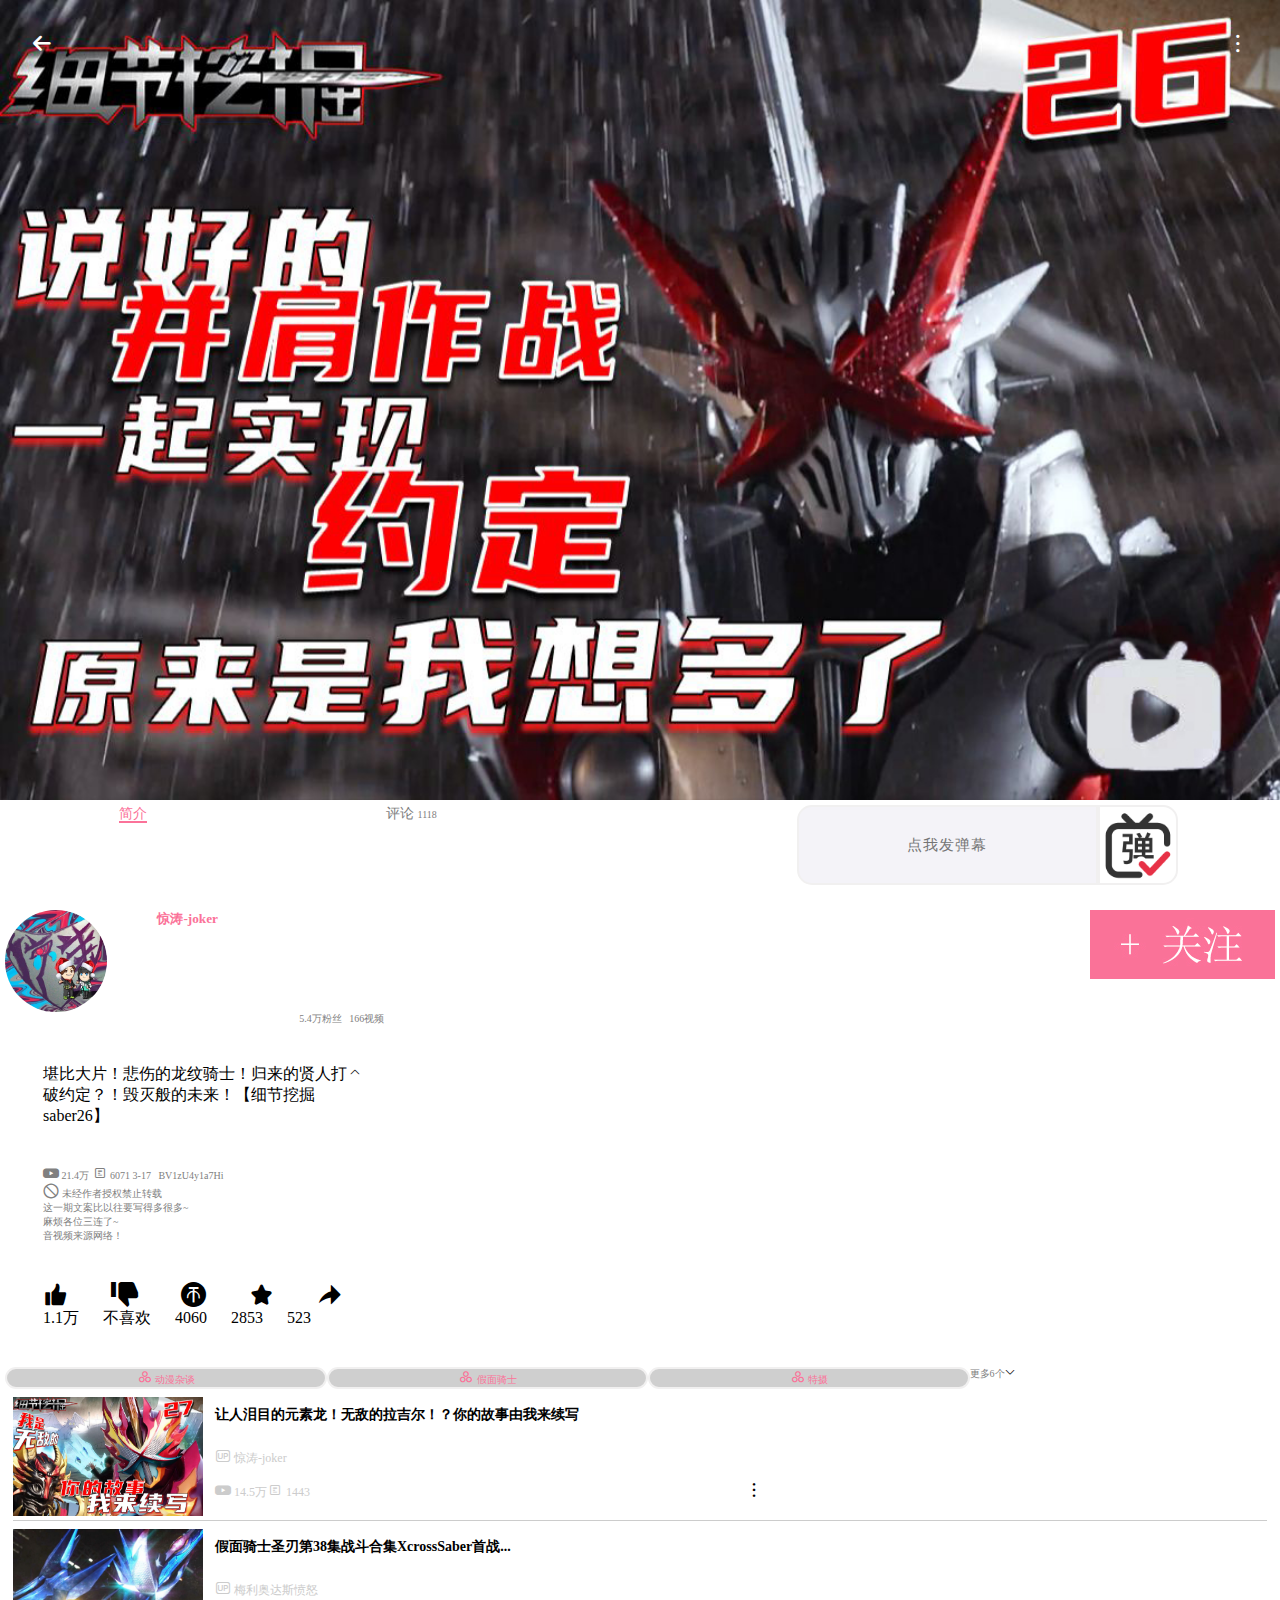
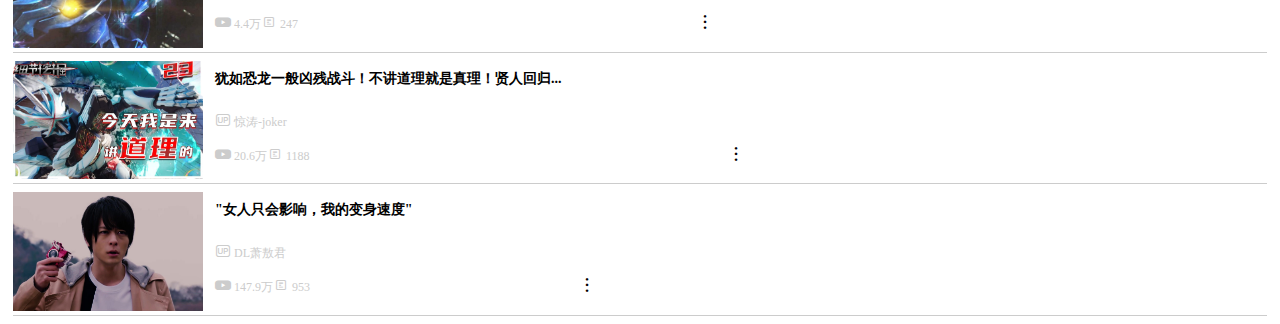
<file: play3.html>
<!DOCTYPE html>
<html lang="en">

<head>
  <meta charset="UTF-8">
  <meta http-equiv="X-UA-Compatible" content="IE=edge">
  <meta name="viewport"
    content="width=device-width, initial-scale=1.0, maximum-scale=1.0, user-scalable=0, shrink-to-fit=no, viewport-fit=cover">
  <title>播放界面</title>
  <link rel="stylesheet" href="./css/play.css">
  <link rel="stylesheet" href="./font1/iconfont.css">
  <link rel="stylesheet" href="./css/pulbic.css">
  <link rel="stylesheet" href="./css/play3.css">
</head>

<body>
  <div class="quanbu">
    <div class="bofang">
      <div class="nav">
        <div class="nav1">
          <a href="./index.html"><span class="iconfont icon-zuojiantou"></span></a>
        </div>
        <div class="nav2">
          <span class="iconfont icon-more"></span>
        </div>
      </div>

      <div class="jiemian">
        <img src="./images/video333.jpg">
      </div>
    </div>
<div class="baohan">
<div class="qita">
      <div class="jp">
        <ul>
          <li>
            <a href="#">简介</a>
          </li>
          <li>
            <a href="#">评论</a>
            <a href="#">1118</a>
          </li>
          <li>
            <input type="text" placeholder="点我发弹幕">
            <input type="image" src="./images/danmu.png" name="danmu">
          </li>
        </ul>
      </div>
     </div>
    <div class="upzhu">
      <img src="./images/video23.jpg">
      <div class="upzhu1">
      <h5>惊涛-joker</h5>
      <p>5.4万粉丝 &nbsp 166视频</p>
      <img src="./images/video15.jpg">
      </div>
     </div>
    <div class="zhengwen">
      <div class="wenzi">
      <p>堪比大片！悲伤的龙纹骑士！归来的贤人打</p>
       <p>破约定？！毁灭般的未来！【细节挖掘</p>
       <p>saber26】</p>
      </div>
       <span class="iconfont icon-up2"></span>
    </div>
    <div class="xiaozi">
      <span class="iconfont icon-bofang"></span>
      21.4万
      <span class="iconfont icon-danmu"></span>
      6071
      3-17 &nbsp BV1zU4y1a7Hi
      <p></p>
      <span class="iconfont icon-forbid"></span>
      未经作者授权禁止转载
      <p></p>
      这一期文案比以往要写得多很多~
      <p></p>
      麻烦各位三连了~
      <p></p>
      音视频来源网络！
    </div>
    <div class="sanlian">
      <span class="iconfont icon-dianzan"></span>
      <span class="iconfont icon-diancai"></span>
      <span class="iconfont icon-toubi"></span>
      <span class="iconfont icon-shoucangxuanzhong"></span>
      <span class="iconfont icon-forward1"></span>
      <p>
      1.1万
      不喜欢
      4060
      2853
      523
      </p>
    </div>
    <div class="gengduo">
      <div class="dijia">
        <span class="iconfont icon-pindao"></span>
      动漫杂谈
      </div>
      <div class="dijia">
        <span class="iconfont icon-pindao"></span>
      假面骑士
      </div>
      <div class="dijia">
         <span class="iconfont icon-pindao"></span>
      特摄
      </div>
     <div class="gengduo1">
       <p>更多6个</p>
      <span class="iconfont icon-arrow-down"></span>
     </div>
    </div>
    <ul class="zlist">
      <li>
         <a href="#">
             <img src="./images/video24.jpg">
         </a>
         <div class="ztext">
             <h3>让人泪目的元素龙！无敌的拉吉尔！？你的故事由我来续写</h3>
              <span class="author">
             <span class="iconfont icon-UPzhu"></span>
             惊涛-joker</span>
              <span class="author1">
             <span class="iconfont icon-bofang"></span>
             14.5万
             </span>
             <span class="author1">
             <span class="iconfont icon-danmu"></span>
             1443
             </span>
             <span class="author2">
             <span class="iconfont icon-more"></span>
            </span>
         </div>
     </li>
     <li>
      <a href="#">
          <img src="./images/video25.jpg">
      </a>
      <div class="ztext">
        <h3>假面骑士圣刃第38集战斗合集XcrossSaber首战...</h3>
         <span class="author">
        <span class="iconfont icon-UPzhu"></span>
        梅利奥达斯愤怒</span>
         <span class="author1">
        <span class="iconfont icon-bofang"></span>
        4.4万
        </span>
        <span class="author1">
        <span class="iconfont icon-danmu"></span>
        247
        </span>
        <span class="author2">
        <span class="iconfont icon-more"></span>
       </span>
    </div>
  </li>
  <li>
    <a href="#">
        <img src="./images/video26.jpg">
    </a>
    <div class="ztext">
      <h3>犹如恐龙一般凶残战斗！不讲道理就是真理！贤人回归...</h3>
       <span class="author">
      <span class="iconfont icon-UPzhu"></span>
      惊涛-joker</span>
       <span class="author1">
      <span class="iconfont icon-bofang"></span>
      20.6万
      </span>
      <span class="author1">
      <span class="iconfont icon-danmu"></span>
      1188
      </span>
      <span class="author2">
      <span class="iconfont icon-more"></span>
     </span>
  </div>
</li>
<li>
  <a href="#">
      <img src="./images/video27.jpg">
  </a>
  <div class="ztext">
    <h3>"女人只会影响，我的变身速度"</h3>
     <span class="author">
    <span class="iconfont icon-UPzhu"></span>
     DL萧敖君</span>
     <span class="author1">
    <span class="iconfont icon-bofang"></span>
    147.9万
    </span>
    <span class="author1">
    <span class="iconfont icon-danmu"></span>
    953
    </span>
    <span class="author2">
    <span class="iconfont icon-more"></span>
   </span>
   
</div>
</li>
     </ul>
</div>
    
  </div>
</body>

</html>
</file>
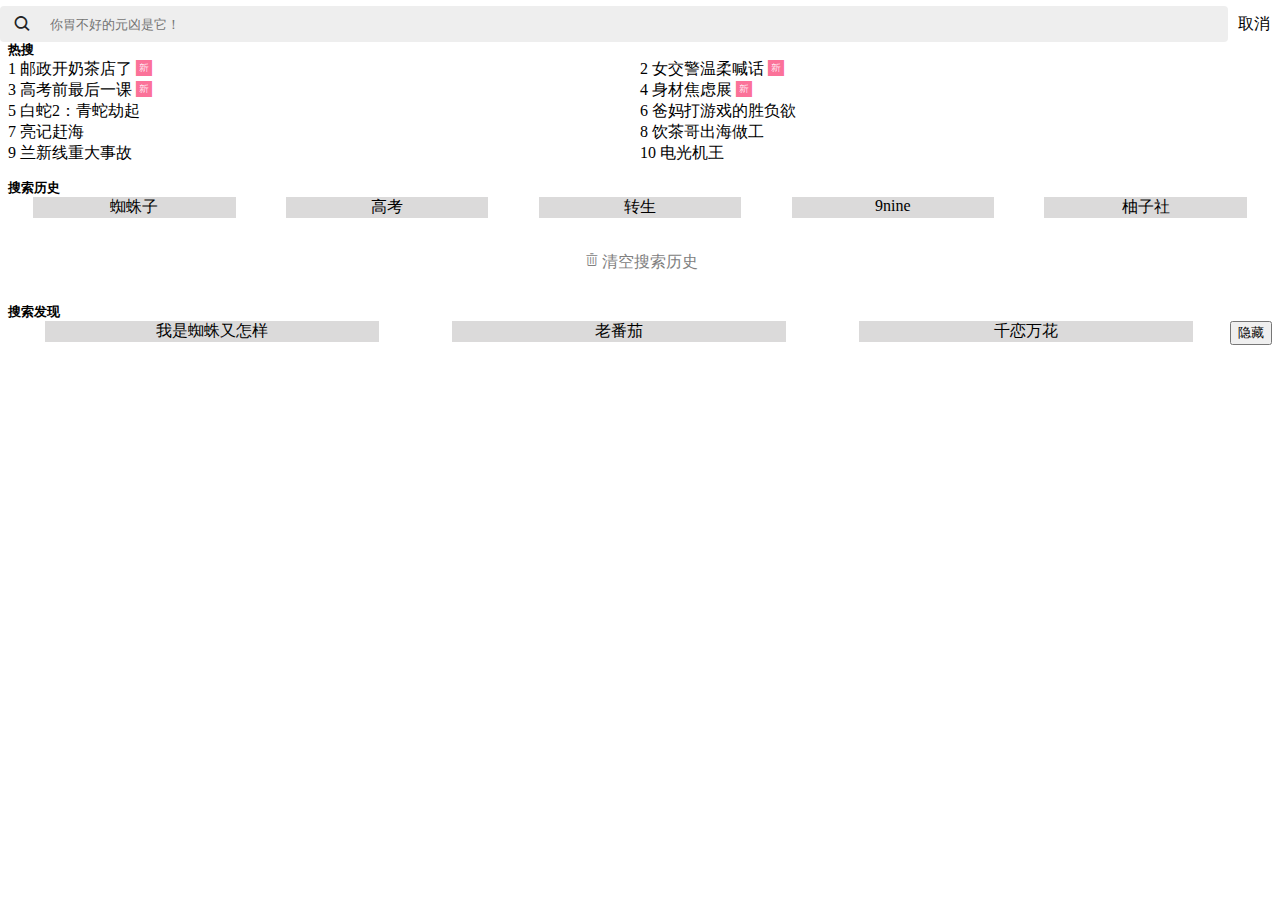
<file: sousuo.html>
<!DOCTYPE html>
<html lang="en">

<head>
    <meta charset="UTF-8">
    <meta http-equiv="X-UA-Compatible" content="IE=edge">
    <meta name="viewport"
        content="width=device-width, initial-scale=1.0, maximum-scale=1.0, user-scalable=0, shrink-to-fit=no, viewport-fit=cover">
    >
    <title>sousuo</title>
    <link rel="stylesheet" href="./css/sousuo.css">
    <link rel="stylesheet" href="./font1/iconfont.css">
    <link rel="stylesheet" href="./css/pulbic.css">
</head>

<body>
    <div id="head">
        <div class="sousuo">
            <span class="iconfont icon-sousuo"></span>
            <input type="text" placeholder="你胃不好的元凶是它！">
        </div>
        <div class="stext"><a href="./index.html">取消</a></div>
    </div>
    <div class="quanbu">
        <h5>热搜</h5>
        <div class="resou">
            <a href="#">1 邮政开奶茶店了 <span class="iconfont icon-xin"></a>
            <a href="#">2 女交警温柔喊话 <span class="iconfont icon-xin"></a>
            <a href="#">3 高考前最后一课 <span class="iconfont icon-xin"></a>
            <a href="#">4 身材焦虑展 <span class="iconfont icon-xin"></a>
            <a href="#">5 白蛇2：青蛇劫起</a>
            <a href="#">6 爸妈打游戏的胜负欲</a>
            <a href="#">7 亮记赶海</a>
            <a href="#">8 饮茶哥出海做工</a>
            <a href="#">9 兰新线重大事故</a>
            <a href="./dynazenon.html">10 电光机王</a>
        </div>
        <h5>搜索历史</h5>
        <div class="sousuolishi">
            <a href="#">蜘蛛子</a><a href="#">高考</a><a href="#">转生</a><a href="#">9nine</a><a href="#">柚子社</a>
        </div>
        <div class="qingkong">
            <span class="iconfont icon-lajitong"></span>清空搜索历史
        </div>
        <h5>搜索发现</h5>
        <div class="yincang">
            <input type="button" onclick="cki()" value="隐藏">
        </div>
        
        <div class="sousuofaxian">
          <a id="demon">我是蜘蛛又怎样</a><a id="demon1">老番茄</a><a id="demon2">千恋万花</a>
        </div>

    </div>
    <script>
        function cki() {
            document.getElementById('demon').style.display = 'none';
            document.getElementById('demon1').style.display = 'none';
            document.getElementById('demon2').style.display = 'none';
        }
    </script>
</body>

</html>
</file>
<file: css/pulbic.css>
/* 姜霆的高级网页设计与制作大项目 2021-05-10 */
h1,h2,h3,h4,h5,h6,p,ul,form,dl,dd,dt{
    padding: 0;
    margin: 0;
}
ul,ol{
    list-style: none;
}
img{
    border: none;
    display: block;
}
a{
    text-decoration: none;
    color: #000;
}
body{
    min-width: 320px;
    /* 不允许用最大宽度max-width */
}
</file>
<file: font1/iconfont.css>
@font-face {
  font-family: "iconfont"; /* Project id 2538597 */
  src: url('iconfont.woff2?t=1622992915008') format('woff2'),
       url('iconfont.woff?t=1622992915008') format('woff'),
       url('iconfont.ttf?t=1622992915008') format('truetype');
}

.iconfont {
  font-family: "iconfont" !important;
  font-size: 16px;
  font-style: normal;
  -webkit-font-smoothing: antialiased;
  -moz-osx-font-smoothing: grayscale;
}

.icon-shanchu:before {
  content: "\e632";
}

.icon-lajitong1:before {
  content: "\e630";
}

.icon-xin:before {
  content: "\e651";
}

.icon-re:before {
  content: "\e647";
}

.icon-jiangzhang1:before {
  content: "\e62f";
}

.icon-jiangzhang:before {
  content: "\e62e";
}

.icon-meizhoujihua:before {
  content: "\e641";
}

.icon-gaokaochongci:before {
  content: "\e62d";
}

.icon-bofangqi-bofangxiaodianshi:before {
  content: "\e70a";
}

.icon-forbid:before {
  content: "\e631";
}

.icon-arrow-down:before {
  content: "\e62b";
}

.icon-forward1:before {
  content: "\e629";
}

.icon-shoucangxuanzhong:before {
  content: "\e68b";
}

.icon-UPzhu:before {
  content: "\e62a";
}

.icon-up2:before {
  content: "\e628";
}

.icon-24px-danmu:before {
  content: "\e627";
}

.icon-zuojiantou:before {
  content: "\e625";
}

.icon-toubi:before {
  content: "\e623";
}

.icon-dianzan:before {
  content: "\e624";
}

.icon-diancai:before {
  content: "\e7bf";
}

.icon-denglu:before {
  content: "\e622";
}

.icon-dujia:before {
  content: "\e6c2";
}

.icon-fanju:before {
  content: "\e62c";
}

.icon-paihangbang1:before {
  content: "\e61f";
}

.icon-forward-null:before {
  content: "\e616";
}

.icon-more:before {
  content: "\e661";
}

.icon-danmu:before {
  content: "\e646";
}

.icon-geng:before {
  content: "\e61a";
}

.icon-zan:before {
  content: "\e61b";
}

.icon-tuijian:before {
  content: "\e7c3";
}

.icon-dingyuea:before {
  content: "\e73f";
}

.icon-bofang:before {
  content: "\e7ea";
}

.icon-pinglun:before {
  content: "\e61e";
}

.icon-lajitong:before {
  content: "\e618";
}

.icon-liwu-copy:before {
  content: "\e608";
}

.icon-luntan:before {
  content: "\e64a";
}

.icon-tuijianyoujiang:before {
  content: "\e6a8";
}

.icon-youxi1:before {
  content: "\e614";
}

.icon-zhiboshuju:before {
  content: "\e613";
}

.icon-icon-test:before {
  content: "\e65e";
}

.icon-kucun-molicangku:before {
  content: "\e619";
}

.icon-zuo1:before {
  content: "\e612";
}

.icon-zuo:before {
  content: "\e611";
}

.icon-shangchuan:before {
  content: "\e695";
}

.icon-huiyuangou2-copy:before {
  content: "\e828";
}

.icon-iconquanbuneirong:before {
  content: "\e684";
}

.icon-xihuan5:before {
  content: "\e827";
}

.icon-youxi:before {
  content: "\e61c";
}

.icon-paishe:before {
  content: "\e795";
}

.icon-yjhuodong:before {
  content: "\e600";
}

.icon-fabu-yiqikan:before {
  content: "\e640";
}

.icon-yifu:before {
  content: "\e601";
}

.icon-yaohaoyou:before {
  content: "\e602";
}

.icon-dongtai:before {
  content: "\e610";
}

.icon-qsn:before {
  content: "\e60f";
}

.icon-kefu1:before {
  content: "\e603";
}

.icon-gaojianguanli:before {
  content: "\e620";
}

.icon-xinxi:before {
  content: "\e621";
}

.icon-xinshoubikan:before {
  content: "\e607";
}

.icon-gexing:before {
  content: "\e644";
}

.icon-ketang1:before {
  content: "\e63c";
}

.icon-chuangzuoshouyex:before {
  content: "\e615";
}

.icon-shaohouzaikanx:before {
  content: "\e617";
}

.icon-wdqianbao:before {
  content: "\e605";
}

.icon-lixianhuancun:before {
  content: "\e6e3";
}

.icon-icontab_shop_nor:before {
  content: "\e604";
}

.icon-shoucang1-copy:before {
  content: "\e606";
}

.icon-yueliang:before {
  content: "\e61d";
}

.icon-bianji:before {
  content: "\e650";
}

.icon-bianzu:before {
  content: "\e608";
}

.icon-zhubozhongxin:before {
  content: "\e694";
}

.icon-index:before {
  content: "\e609";
}

.icon-sousuo:before {
  content: "\e658";
}

.icon-pindao:before {
  content: "\e756";
}

.icon-shezhi:before {
  content: "\e60a";
}

.icon-wode:before {
  content: "\e60b";
}

.icon-gongsibeifen3:before {
  content: "\e626";
}

.icon-saoma1:before {
  content: "\e60c";
}

.icon-wodebl:before {
  content: "\e60d";
}

.icon-huiyuangou1:before {
  content: "\e60e";
}

.icon-guochuang:before {
  content: "\e645";
}

.icon-dakatiaozhan2x:before {
  content: "\e678";
}

.icon-mianliuliang:before {
  content: "\e78a";
}
</file>
<file: css/index.css>
/* 导航条 */
#head{
    position: fixed;
    top: 0;
    left: 0;
    background-color: #fff;
    z-index: 9;
    width: 100%;
    display: flex;
    margin: 6px 0;
}
.login>p{
    line-height: 20px;
    font-size: 15px;
    color: #fb7299;
    border-radius:100%;
    padding: 6px 6px;
    background-color: rgb(192, 190, 190);
}
.sousuo{
    flex-grow: 1;
     border-radius: 4px;
    background-color: #eee;
    display: flex;
    line-height: 36px;
}
.sousuo .iconfont{
    font-size: 20px;
    color: rgb(114, 112, 112);
   padding: 0 12px;
    
}
.sousuo>input{
    border: none;
    outline: none;
    flex-grow: 1;
    margin: 0 4px;
    background-color: #eee;
}
.stext .iconfont{
    font-size: 30px;
    line-height: 36px;
    padding: 0 10px;
}
/* 导航 */
#daohang{
    margin-top: 15%;
    margin-left: -3%;
}
#daohang>ul{
    display: flex;
    font-size: 14px;
}
#daohang li{
    width: 25%;
    text-align: center;
}
#daohang li:nth-child(2){
    font-weight: bold;
    border-bottom: 3px solid #fb7299;
    
}
#daohang li:nth-child(2) h4{
    color: #fb7299;
}
/* 内容 */
.swiper-slide img {
    width: 100%;
}
.swiper-slide p{
    position: absolute;
    width: 100%;
    left: 0;
    bottom: 0;
    /* background-color: rgba(0, 0, 0, 0.5); */
    color: #fff;
    font-size: 14px;
    text-align: left;
    line-height: 35px;
}
.waiwei{
    width: 100%;
    flex-wrap: nowrap;
    /* border: 1px solid #000; */
}
.tupian{
    position: relative;
}
.quanbu{
    display: flex;
    width: 100%;
}
.quanbu:nth-child(4){
   margin-bottom: 20%;
}
.baohan{
    width: 50%;
}
.waiwei .tupian img{
    width: 90%;
    margin: 5px 5px;
    display: flex;
    position: relative;  
}
.waiwei .tupian .neibu .iconfont{
    display: block;
   font-size: 10px;
   color: #fafff9;
   margin-top: 15px;
   margin-left: 10px;
}
.waiwei .tupian .neibu{
    position: absolute;
    display: flex;
     left: 0;
     bottom: 0;
}
.waiwei .tupian .neibu p{
    color: #fafff9;
    margin-top: 11px;
    margin-left: 5px;
    font-size: 10px;
    letter-spacing: 1px;
}
.waiwei .wenzi p:nth-child(2){
    margin: 6px 6px;
}
.waiwei .wenzi .tiga p{
    margin: 3px 3px;
    color: gray;
    font-size: 12px;
}
.tiga{
    display: flex;
    flex-grow: unset;
}
.waiwei .wenzi .slh .iconfont{
    display: block;
    font-size: 15px;
    color:gray;
    text-align: right;
}
.tupian2{
    position: relative;
}
.waiwei .tupian2 img{
    width: 90%;
    margin: 5px 5px;
    display: flex;
    position: relative;  
}
.waiwei .tupian2 .neibu2 .iconfont{
    display: block;
   font-size: 10px;
   color: #fafff9;
   margin-top: 25px;
   margin-left: 10px;
}
.waiwei .tupian2 .neibu2{
    position: absolute;
    display: flex;
     left: 0;
     bottom: 0;
}
.tupian2 .neibu2 p{
    color: #fafff9;
    margin-top: 23px;
    margin-left: 5px;
    font-size: 10px;
    letter-spacing: 1px;
}
.waiwei .wenzi2 p:nth-child(2){
    margin: 6px 6px;
}
.waiwei .wenzi2 .zeta p{
    margin: 6px 6px;
    color: gray;
    font-size: 12px;
}
.zeta{
    display: flex;
}
.waiwei .wenzi2 .slh2 .iconfont{
    display: block;
    font-size: 15px;
    color:gray;
    margin-left: 110px;
}
/* 页尾 */
ul{
    list-style: none;
}
a{
    text-decoration: none;
    color: #000;
}
#bnav{
    position: fixed;
    left: 0;
    bottom: 0;
    background-color: white;
    width: 100%;
    padding-bottom: 4px;
}
#bnav>ul{
    display: flex;
}
#bnav li{
    width: 20%;
}
#bnav .iconfont{
    display: block;
    text-align: center;
    font-size: 36px;
    line-height: 46px;
}
#bnav li:nth-child(1) .iconfont{
    color: #fb7299;
}
#bnav a{
    display: block;
    text-align: center;
    font-size: 14px;
    line-height: 22px;
    color: #666;
}
#bnav li:nth-child(1) a{
    color: #fb7299;
}
</file>
<file: css/dynazenon.css>
#head {
    position: fixed;
    top: 0;
    left: 0;
    background-color: #fff;
    z-index: 9;
    width: 100%;
    display: flex;
    margin: 6px 0;
}

#head>.iconfont {
    font-size: 18px;
    color: #bbb;
    padding: 6px 10px;
}

.sousuo {
    flex-grow: 1;
    border-radius: 4px;
    background-color: #eee;
    display: flex;
    line-height: 36px;
}

.sousuo .iconfont {
    font-size: 20px;
    color: gray;
    padding: 0 12px;

}

.sousuo>input {
    border: none;
    outline: none;
    flex-grow: 1;
    margin: 0 4px;
    background-color: #eee;
}

.stext {
    font-size: 16px;
    line-height: 36px;
    padding: 0 10px;
}
/* 导航 */
#daohang{
    margin-top: 12%;
    margin-left: -3%;
}
#daohang>ul{
    display: flex;
    font-size: 14px;
}
#daohang li{
    width: 25%;
    text-align: center;
}
#daohang li:nth-child(1){
    border-bottom: 3px solid #fb7299;
    /* display: inline; */
}
/* 导航2 */
.daohangxia{
    width: 100%;
    word-spacing: 60px;
    margin: 15px;
}
.daohangxia a{
    color: rgb(158,158,158);
}
/* 内容 */
.zlist{
    margin: 8px;
}
.zlist>li{
    display: flex;
    border-bottom: 1px solid #ccc;
    margin-bottom: 8px;
    padding-bottom: 4px;
}
.zlist img{
    width: 190px;
    margin-right: 12px;
}
.ztext{
    display: flex;
    /* flex-grow: 1; */
    flex-wrap: wrap;
}
.author{
    width: 100%;
    font-size: 12px;
    color: #ccc;
    /* padding: 5px 10px; */
}
.author1{
    font-size: 12px;
    color: #ccc;
  
}
.author2{
    flex-grow: 1;
    text-align: right;
}
</file>
<file: css/hot.css>
body{
    margin-bottom: 90px;
}
#head{
    position: fixed;
    top: 0;
    left: 0;
    background-color: #fff;
    z-index: 9;
    width: 100%;
    display: flex;
    margin: 6px 0;
}
.login>p{
    height: 70%;
    font-size: 15px;
    color: #fb7299;
    border-radius:100%;
    padding: 6px 6px;
    background-color: rgb(192, 190, 190);
}
.sousuo{
    flex-grow: 1;
     border-radius: 4px;
    background-color: #eee;
    display: flex;
    line-height: 36px;
}
.sousuo .iconfont{
    font-size: 20px;
    color: rgb(114, 112, 112);
   padding: 0 12px;
    
}
.sousuo>input{
    border: none;
    outline: none;
    flex-grow: 1;
    margin: 0 4px;
    background-color: #eee;
}
.stext .iconfont{
    font-size: 30px;
    line-height: 36px;
    padding: 0 10px;
}
/* 导航 */
#daohang{
    margin-top: 15%;
    margin-left: -3%;
}
#daohang>ul{
    display: flex;
    font-size: 14px;
}
#daohang li{
    width: 25%;
    text-align: center;
}
#daohang li:nth-child(3){
    font-weight: bold;
    border-bottom: 3px solid #fb7299;
    
}
#daohang li:nth-child(3) h4{
    color: #fb7299;
}
/* 内容 */
.tubiao{
    left: 0;
    bottom: 0;
    background-color: white;
    width: 100%;
}
.tubiao>ul{
    display: flex;
}
.tubiao li{
    width: 25%;
}
.tubiao .iconfont{
    display: block;
    text-align: center;
    font-size: 36px;
    line-height: 46px;
}
.tubiao li:nth-child(1) .iconfont{
    color: #fb7299;
}
.tubiao li:nth-child(2) .iconfont{
    color: #fc5252d7;
}
.tubiao li:nth-child(3) .iconfont{
    color: #f8ec7cd7;
}
.tubiao li:nth-child(4) .iconfont{
    color: #ff9900ea;
}
.tubiao a{
    display: block;
    text-align: center;
    font-size: 14px;
    line-height: 22px;
    color: #666;
}
/* 分割up主 */
.upzhu{
    width: 100%;
    display: flex;
}
.upzhu img:first-child {
    width: 12%;
    height: 15%;
    border-radius: 50%;
}
.upzhu img:nth-last-child(1){
    width: 12%;
    height: 15%;
    margin-left: 240px;
}
/* 内容 */
.zlist{
    margin: 8px;
    width: 100%;
}
.zlist>li{
    display: flex;
    border-bottom: 1px solid #ccc;
    margin-bottom: 8px;
    padding-bottom: 4px;
}
.zlist img{
    width: 190px;
    margin-right: 12px;
}
.ztext{
    display: flex;
    flex-wrap: wrap;
}
.ztext h3{
    width: 100%;
    font-size: 14px;
    padding-right: 20%;
    line-height: 36px;
    color: rgb(0, 0, 0);
}
.author{
    width: 100%;
    font-size: 12px;
    color: #ccc;
}
.author1{
    font-size: 12px;
    color: #ccc;
  
}
.author2{
    flex-grow: 1;
    text-align: right;
}
/* scrpit滚动页面 */
#s3{
    height: 33px;
 }
 .swiper-wrapper{
     height: 33px;
 }
 #s3 .swiper-slide{
     height: 33px;
     line-height: 33px;
     color: #039;
     text-align: center;
 }
/* 页尾 */
#bnav{
    position: fixed;
    left: 0;
    bottom: 0;
    background-color: white;
    width: 100%;
    padding-bottom: 4px;
}
#bnav>ul{
    display: flex;
}
#bnav li{
    width: 20%;
}
#bnav .iconfont{
    display: block;
    text-align: center;
    font-size: 36px;
    line-height: 46px;
}
#bnav li:nth-child(1) .iconfont{
    color: #fb7299;
}
#bnav a{
    display: block;
    text-align: center;
    font-size: 14px;
    line-height: 22px;
    color: #666;
}
#bnav li:nth-child(1) a{
    color: #fb7299;
}
</file>
<file: css/login.css>
*{
    padding: 0;
    margin: 0;
}
.quanju{
    width: 100%;
    height: 100%;
    margin: auto;
}
a{
    text-decoration: none;
    color: red;
}
.mima{
    width: 30%;
    height: 5%;
    border-top: 2px solid #fff;
}
.mima >p{
    margin-left: 15px;
    border-bottom: 1px solid #fff;
}
img{
    width: 100%;
    /* border: 1px solid #000; */
   transition: all .8s;
}
#input{
    width: 100%;
}
button{
    background: #fff;
    border: 0;
}
#number-input{
    width: 70%;
    height: 50%;
    border: 0;
}
#number-input[placeholder="请输入账号"]{
    margin-bottom: 20px;
}
#password-input{
    width: 70%;
    height: 50%;
    border: 0;
}
.input-div span{
    width: 8%;
    margin-left: 10px;
    margin-top: -5px;

}
.input-div1 span{
    width: 8%;
    margin-left: 10px;
}
#number-btn{
    font-size: 16px;
}
.input-div{
    width: 100%;
    height: 30%;
    background: #fff;
    display: flex;
}

.dengluzhuce{
    width: 100%;
    padding-top: 30px;
}
.zhuce{
    width: 50%;
    height: 100%;
    border:1px solid red;
    background: white;
    color: red;
    float: left;
    line-height: 35px;
}
.denglu{
    width: 50%;
    height: 25%;
    background: #fb7299;
    color: white;
    line-height: 38px;
}
.dengluzhuce .wenzi{
    text-align: center;
}
</file>
<file: css/play.css>
/* 全局 */
* {
    margin: 0;
    padding: 0;
}

/* 导航条 */
.quanbu {
    width: 100%;
}

.bofang {
    width: 100%;
    margin: 0;
}

.bofang .jiemian img {
    width: 100%;
    height: 100%;
}

.nav {
    width: 100%;
    display: flex;
    position: absolute;
}

.nav1 {
    width: 50%;
}

.nav2 {
    width: 50%;
    text-align: right;
}

.nav1 .iconfont {
    display: block;
    color: #fff;
    margin-left: 5%;
    margin-top: 5%;
    font-size: 20px;
}

.nav2 .iconfont {
    display: block;
    color: #fff;
    margin-right: 5%;
    margin-top: 5%;
    font-size: 20px;
}

/* 导航 */
.baohan {
    margin: 5px;
}

.jp ul {
    display: flex;
    font-size: 14px;
    width: 100%;
}

.jp li {
    width: 30%;
}

.jp>ul li:first-child {
    color: #fb7299;
}
.jp>ul li:first-child a:first-child{
    border-bottom: 2px solid #fb7299;
    display: inline;
}
.jp>ul li:first-child a {
    color: #fb7299;
    margin-left: 30%;
}
.jp li:nth-child(2) a{
    color: gray;
}
.jp li:nth-child(2) a:nth-child(2){
    font-size: 10px;
}
.jp li:nth-child(3) {
    display: flex;
    margin-left: 30px;
}

.jp li:nth-child(3) [type="text"] {
    width: 100%;
    border: rgb(241, 240, 240) 2px solid;
    border-bottom-left-radius: 15px;
    border-top-left-radius: 15px;
}
.jp li:nth-child(3) [placeholder="点我发弹幕"]{
    font-size: 15px;
    text-align: center;
    letter-spacing: 1px;
    background-color: #f4f3f8;
}
.jp li:nth-child(3) [type="image"] {
    width:20%;
    border:2px solid rgb(241,240,240);
    border-bottom-right-radius:15px;
    border-top-right-radius:15px;
    padding-right: -10%;
}
/* up主及简介 */
.upzhu{
    position: relative;
}
.upzhu img:first-child {
    width: 8%;
    height: 1%;
    border-radius: 50%;
    margin-top: 2%;
}
.upzhu1{
    display: flex;
    
    
}
.upzhu1 h5{
    height: 13%;
    margin-left: 12%;
    color: #fb7299;
    margin-top: -8%;

}
.upzhu1 p{
    height: 15%;
    color: gray;
    font-size: 10px;
    /* margin-top: -6%; */
    margin-left: -12%;
}
.upzhu1 img{
 width: 18%;
 height: 15%;
float: right;
margin-left: 44%;
margin-top: -8%;
}
.zhengwen{
    margin: 3%;
    display: flex;
}
.xiaozi{
    margin: 3%;
    font-size: 10px;
    color: gray;
}
.sanlian{
    margin: 3%;
}
.sanlian .iconfont{
    font-size: 25px;
    letter-spacing: 39px;
}
.sanlian p{
    word-spacing: 20px;
    text-align: left;
}
/* 更多 */
.gengduo{
   display: flex;
}
.gengduo .dijia{
    width: 25%;
    color: #fb7299;
    border: rgb(241, 240, 240) 2px solid;
    border-radius: 20px;
    text-align: center;
    font-size: 10px;
    background-color: rgb(207, 207, 207);
}
.gengduo1{
    display: flex;
}
.gengduo .gengduo1 p{
   color: gray;
   font-size: 10px;
}
.gengduo .gengduo1 .iconfont{
    font-size: 10px;
}
/* 推荐视频 */
.zlist{
    margin: 8px;
}
.zlist>li{
    display: flex;
    border-bottom: 1px solid #ccc;
    margin-bottom: 8px;
    padding-bottom: 4px;
}
.zlist img{
    width: 190px;
    margin-right: 12px;
}
.ztext{
    display: flex;
    /* flex-grow: 1; */
    flex-wrap: wrap;
}
.ztext h3{
    width: 100%;
    font-size: 14px;
    padding-right: 20%;
    line-height: 36px;
    color: rgb(0, 0, 0);
}
.author{
    width: 100%;
    font-size: 12px;
    color: #ccc;
    /* padding: 5px 10px; */
}
.author1{
    font-size: 12px;
    color: #ccc;
  
}
.author2{
    flex-grow: 1;
    text-align: right;
}
</file>
<file: css/play2.css>
.upzhu1 h5{
    width: 80%;
    height: 13%;
    margin-left: 12%;
    color: #fb7299;
    margin-top: -8%;

}
.upzhu1 p{
    width: 80%;
    height: 15%;
    color: gray;
    font-size: 10px;
    /* margin-top: -6%; */
    margin-left: -100px;
}
</file>
<file: css/play3.css>
.upzhu1 h5{
    width: 80%;
    height: 13%;
    margin-left: 12%;
    color: #fb7299;
    margin-top: -8%;

}
.upzhu1 p{
    width: 80%;
    height: 15%;
    color: gray;
    font-size: 10px;
    /* margin-top: -6%; */
    margin-left: -90px;
}
</file>
<file: css/sousuo.css>
#head {
    position: fixed;
    top: 0;
    left: 0;
    background-color: #fff;
    z-index: 9;
    width: 100%;
    display: flex;
    margin: 6px 0;
}

#head>.iconfont {
    font-size: 18px;
    color: #bbb;
    padding: 6px 10px;
}

.sousuo {
    flex-grow: 1;
    border-radius: 4px;
    background-color: #eee;
    display: flex;
    line-height: 36px;
}

.sousuo .iconfont {
    font-size: 20px;
    color: #222;
    padding: 0 12px;

}

.sousuo>input {
    border: none;
    outline: none;
    flex-grow: 1;
    margin: 0 4px;
    background-color: #eee;
}

.stext {
    font-size: 16px;
    line-height: 36px;
    padding: 0 10px;
}

/* 热搜 */
.resou {
    display: flex;
    flex-wrap: wrap;
}

.resou .iconfont:first-child {
 color: #fb7299;
}

.quanbu h5 {
    margin-top: 15px;
}

.resou a {
    width: 50%;
}

/* 搜索历史 */
.sousuolishi {
    display: flex;
}

.sousuolishi a {
    width: 30%;
    text-align: center;
    background-color: rgb(219, 218, 218);
    margin: 0 2%;
}

/* 清空搜索历史 */
.qingkong {
    margin: 30px;
    text-align: center;
    color: gray;
}

.qingkong .iconfont {
    font-size: 20px;
}

/* 搜索发现 */
.sousuofaxian {
    display: flex;
}

.yincang {
    float: right;
}

.sousuofaxian a {
    width: 30%;
    text-align: center;
    background-color: rgb(219, 218, 218);
    margin: 0 3%;

}
</file>
